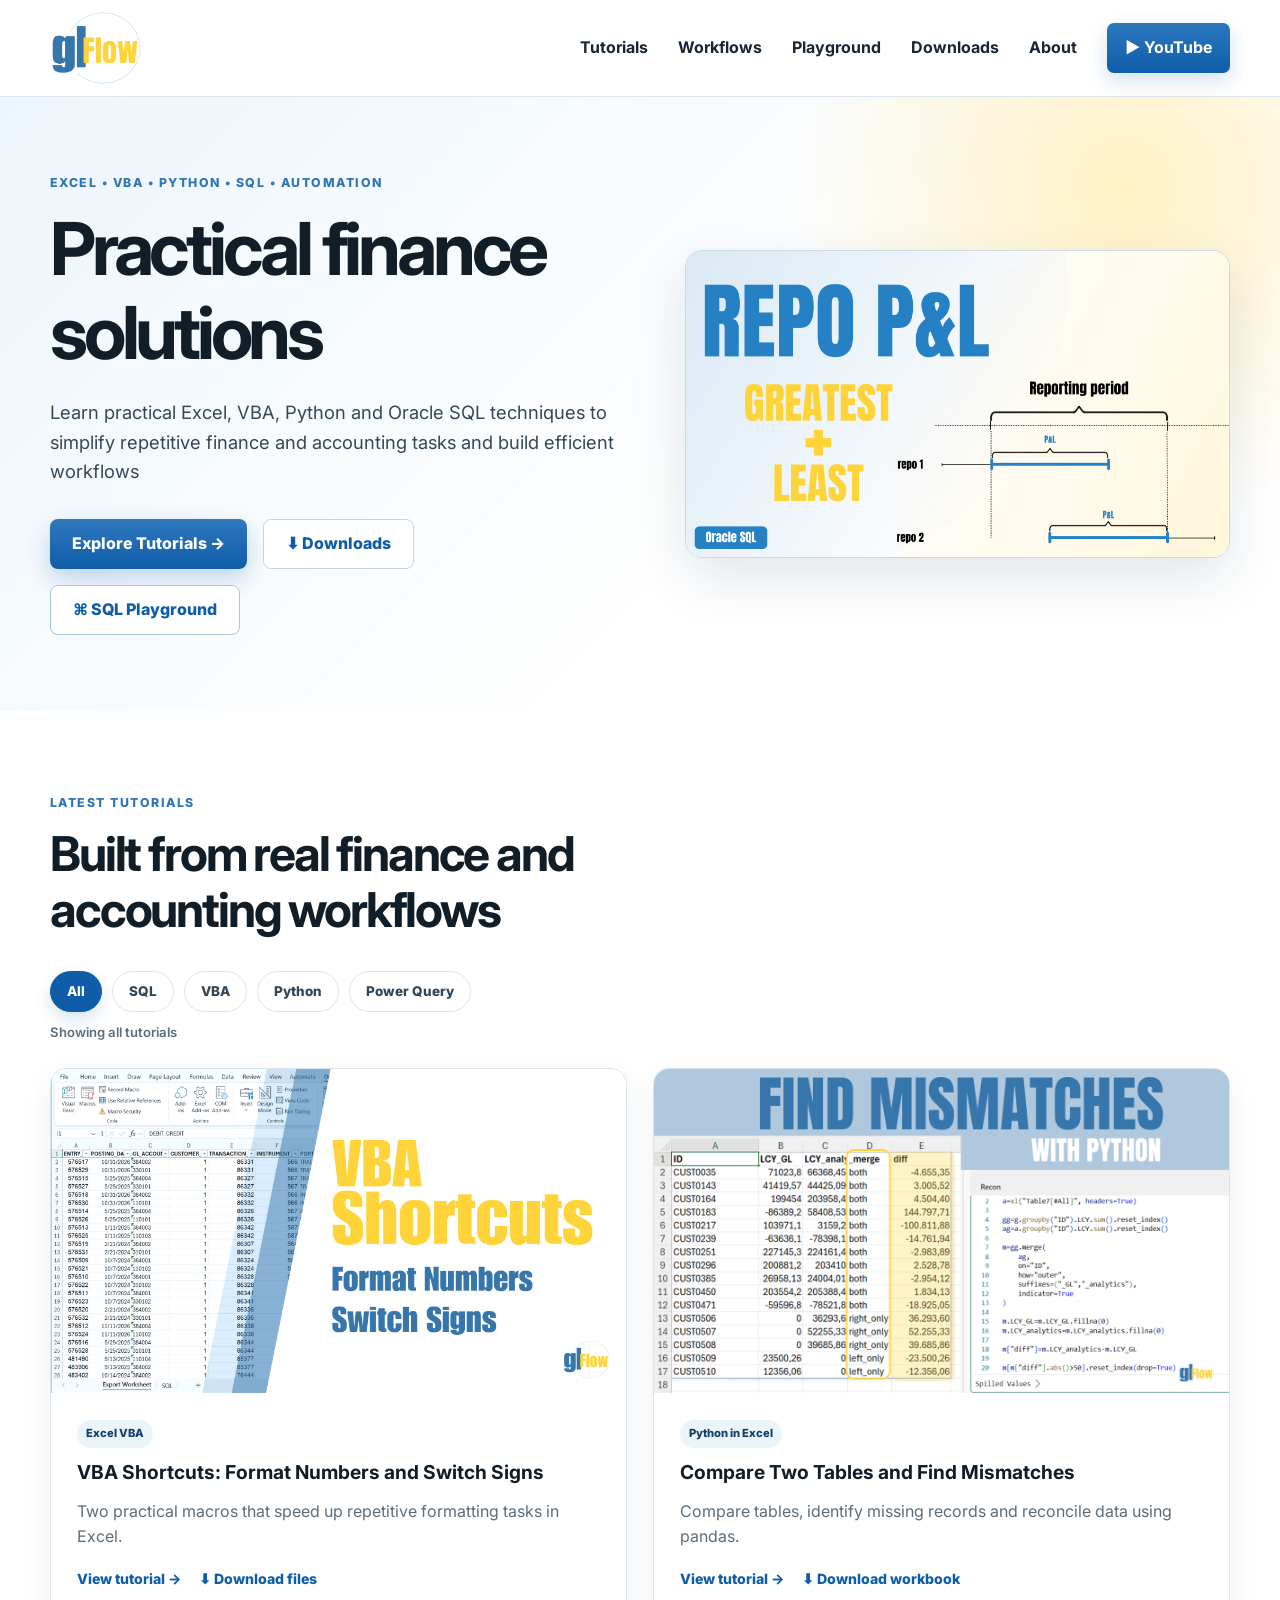
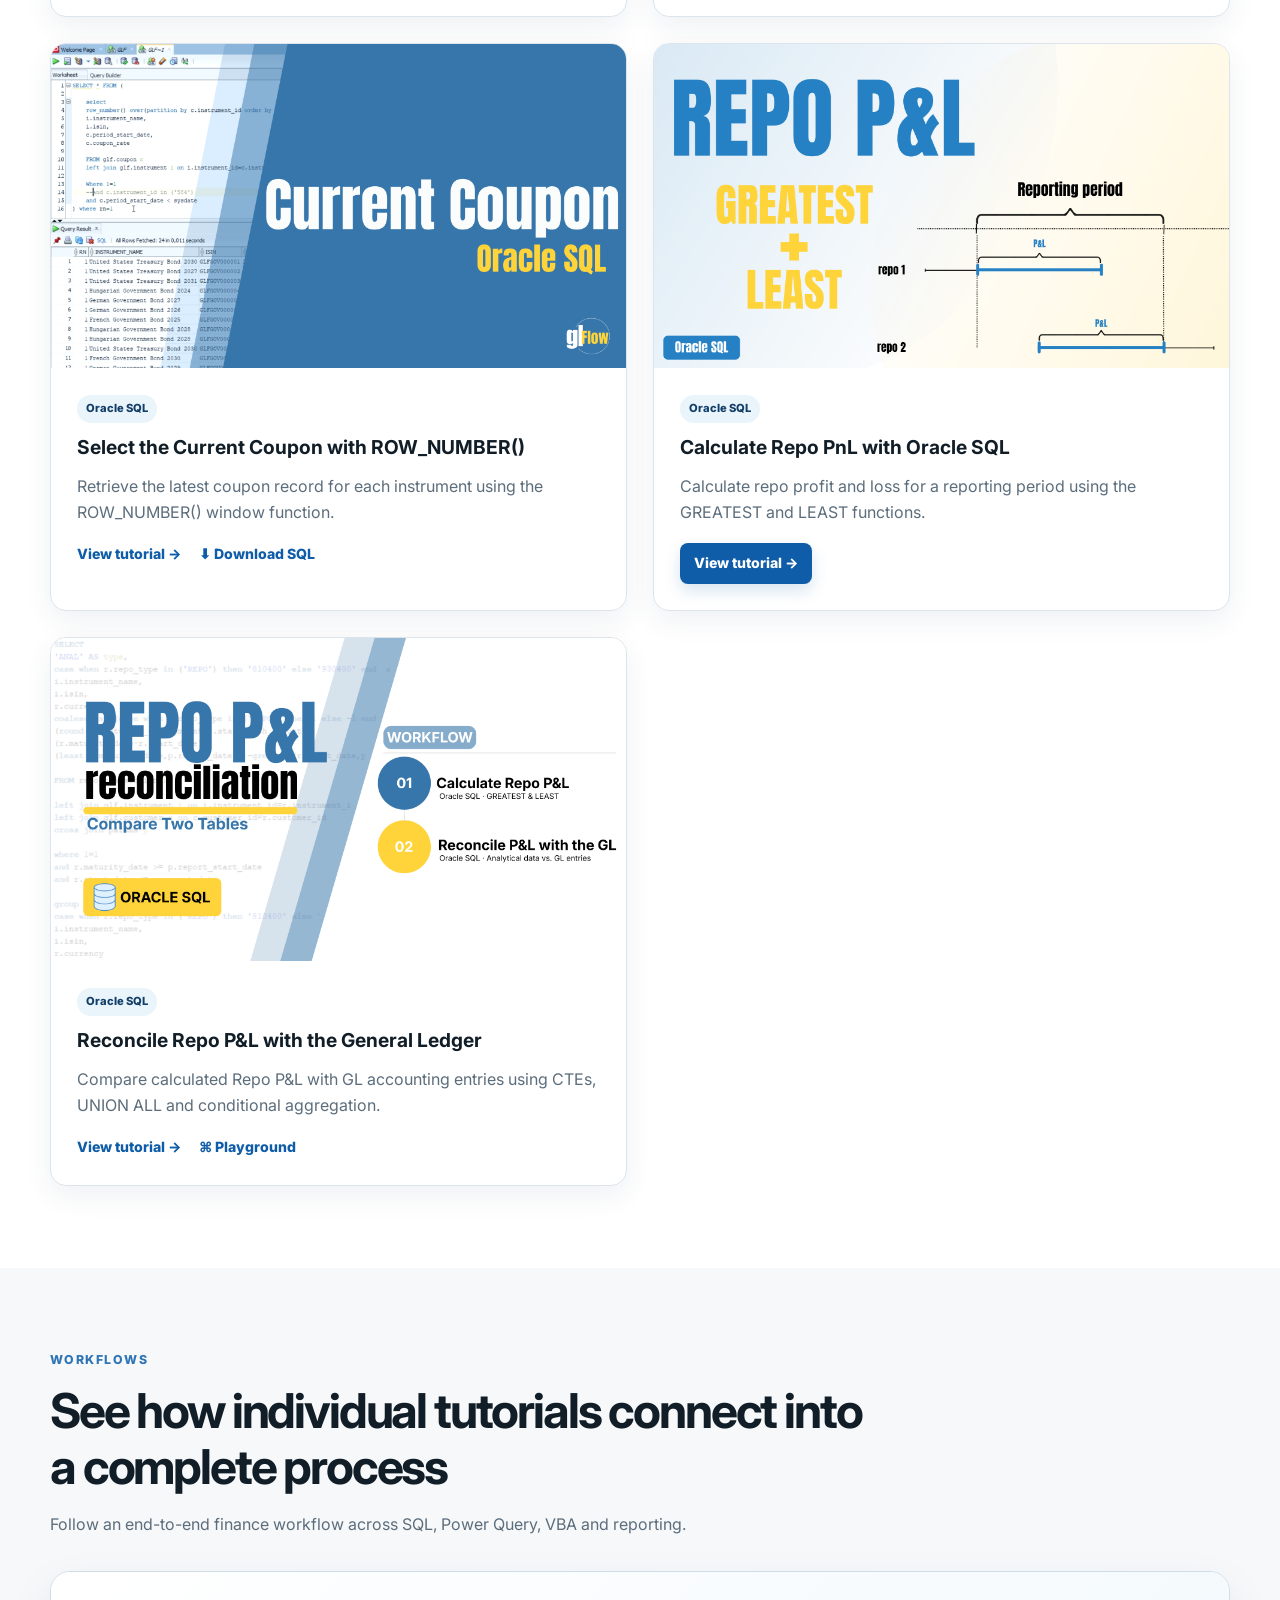
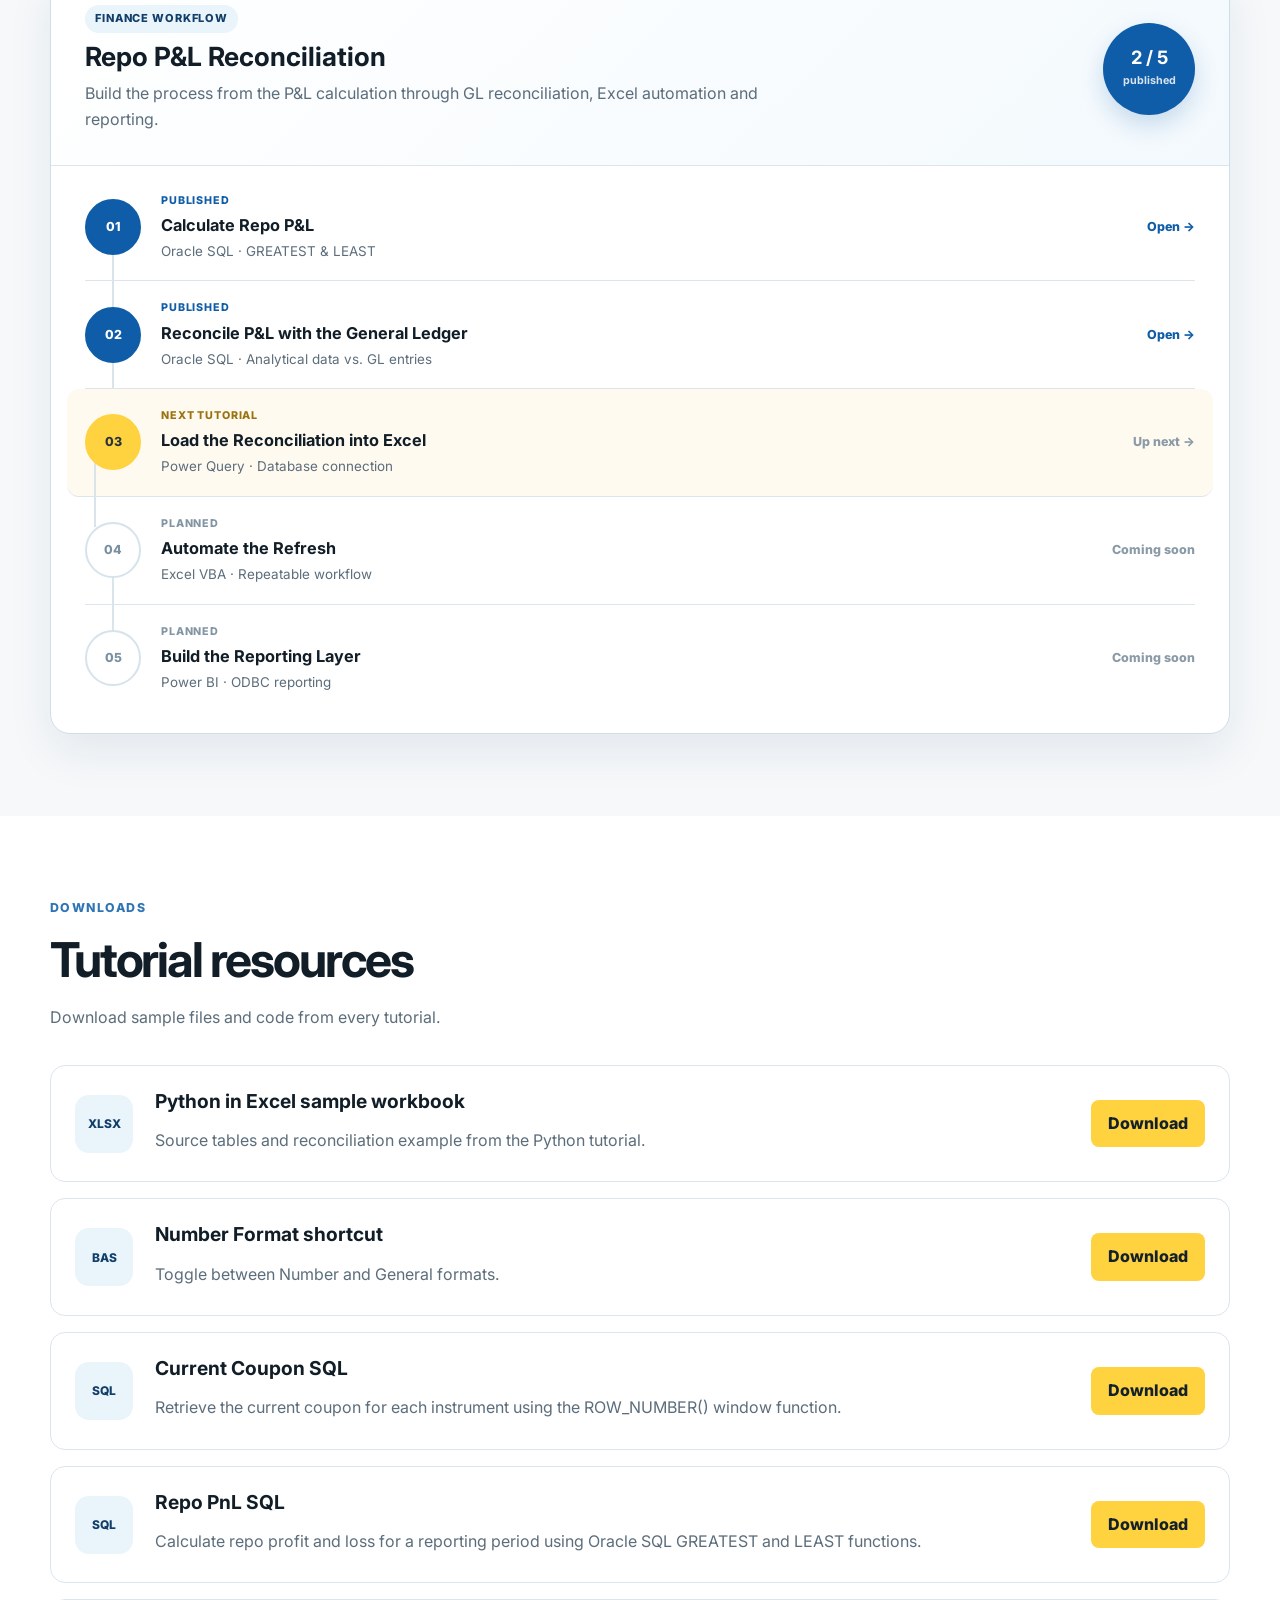
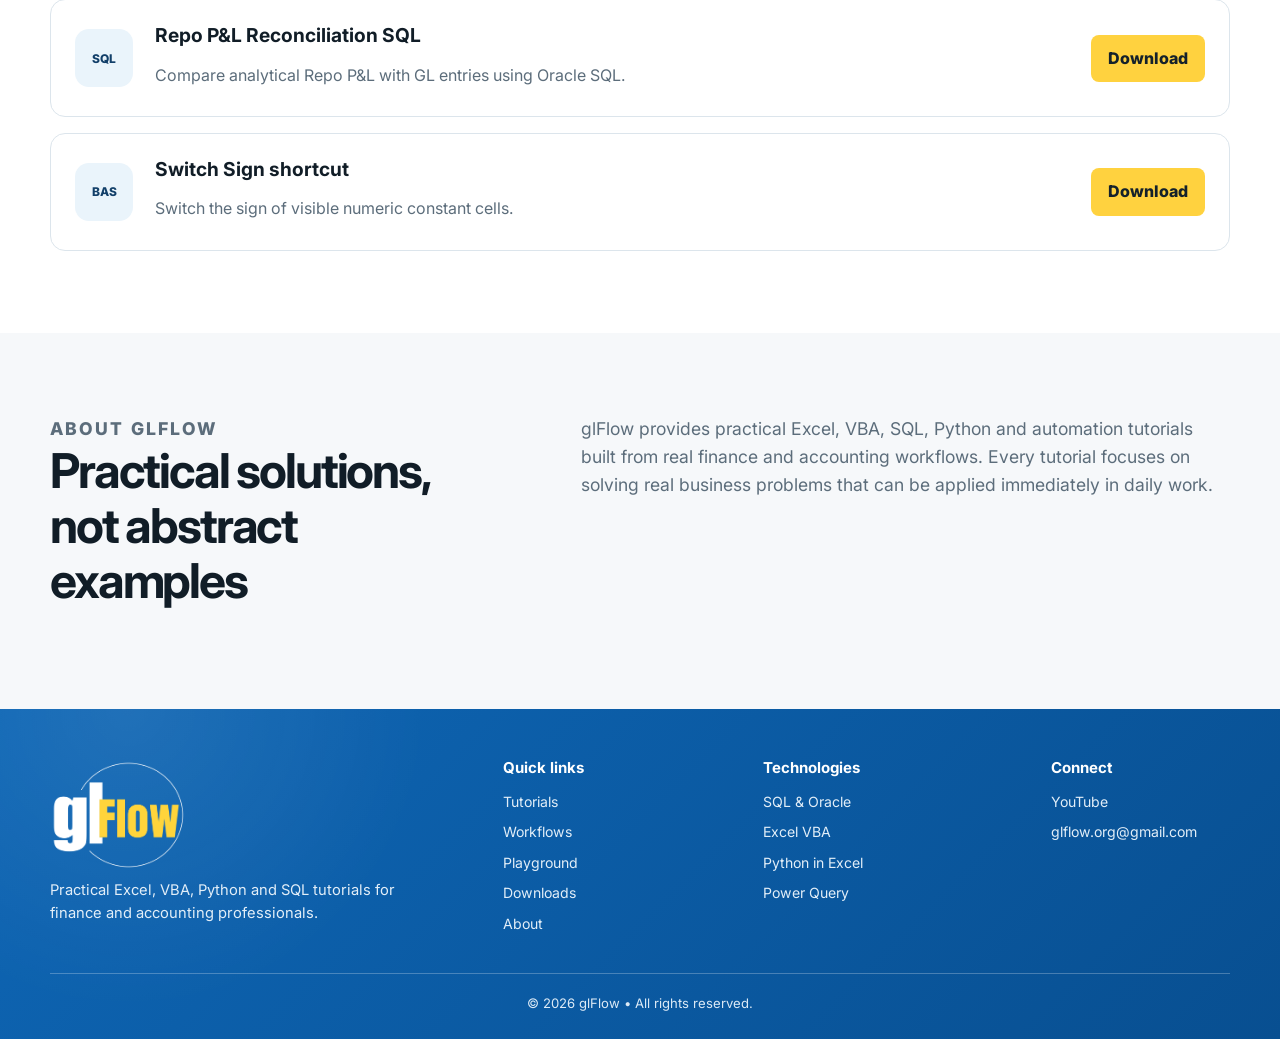
<file: index.html>
<!DOCTYPE html>
<!-- glFlow Website v2.0: tutorial detail pages -->
<html lang="en">
<head>
  <meta charset="UTF-8">
  <meta name="viewport" content="width=device-width, initial-scale=1.0">

  <title>glFlow | Excel VBA, Python & SQL Automation Tutorials</title>
  <meta name="description" content="Practical Excel, VBA, Python and SQL automation tutorials for accounting and finance professionals, with free workbooks and VBA modules.">
  <meta name="robots" content="index, follow, max-image-preview:large">
  <meta name="author" content="glFlow">
  <meta name="theme-color" content="#0f5da8">
  <link rel="canonical" href="https://glflow.org/">

  <meta property="og:type" content="website">
  <meta property="og:site_name" content="glFlow">
  <meta property="og:title" content="glFlow | Practical Finance Automation">
  <meta property="og:description" content="Practical Excel, VBA, Python and SQL tutorials for accounting and finance professionals.">
  <meta property="og:url" content="https://glflow.org/">
  <meta property="og:image" content="https://glflow.org/assets/recon-thumbnail.png">
  <meta property="og:image:alt" content="glFlow Python in Excel reconciliation tutorial">
  <meta property="og:locale" content="en_US">

  <meta name="twitter:card" content="summary_large_image">
  <meta name="twitter:title" content="glFlow | Practical Finance Automation">
  <meta name="twitter:description" content="Practical Excel, VBA, Python and SQL tutorials for accounting and finance professionals.">
  <meta name="twitter:image" content="https://glflow.org/assets/recon-thumbnail.png">

  <link rel="icon" type="image/png" href="assets/logo-source.png?v=1.5">
  <link rel="apple-touch-icon" href="assets/logo-source.png?v=1.5">

  <link rel="preconnect" href="https://fonts.googleapis.com">
  <link rel="preconnect" href="https://fonts.gstatic.com" crossorigin>
  <link href="https://fonts.googleapis.com/css2?family=Inter:wght@400;500;600;700;800&display=swap" rel="stylesheet">
  <link rel="stylesheet" href="styles.css?v=mobile-nav-20261121">

  <!-- Google tag (gtag.js) -->
  <script async src="https://www.googletagmanager.com/gtag/js?id=G-WG2D2PWDNS"></script>
  <script>
    window.dataLayer = window.dataLayer || [];
    function gtag(){dataLayer.push(arguments);}
    gtag('js', new Date());
    gtag('config', 'G-WG2D2PWDNS');
  </script>

  <script type="application/ld+json">
  {
    "@context": "https://schema.org",
    "@graph": [
      {
        "@type": "Organization",
        "@id": "https://glflow.org/#organization",
        "name": "glFlow",
        "url": "https://glflow.org/",
        "logo": {
          "@type": "ImageObject",
          "url": "https://glflow.org/assets/logo-source.png"
        },
        "email": "glflow.org@gmail.com",
        "sameAs": [
          "https://www.youtube.com/@glFlowTech/videos"
        ]
      },
      {
        "@type": "WebSite",
        "@id": "https://glflow.org/#website",
        "url": "https://glflow.org/",
        "name": "glFlow",
        "description": "Practical Excel, VBA, Python and SQL automation tutorials for accounting and finance professionals.",
        "publisher": {
          "@id": "https://glflow.org/#organization"
        },
        "inLanguage": "en"
      }
    ]
  }
  </script>
</head>
<body>
<header class="site-header">
  <div class="container nav-wrap">
    <a class="brand" href="#top" aria-label="glFlow home">
      <img src="assets/logo-header.png?v=1.3" alt="glFlow logo">
    </a>
    <nav id="mobile-main-navigation" aria-label="Main navigation">
      <a href="#tutorials">Tutorials</a>
      <a href="#workflows">Workflows</a>
      <a href="playground/">Playground</a>
      <a href="#downloads">Downloads</a>
      <a href="#about">About</a>
      <a class="nav-cta" href="https://www.youtube.com/@glFlowTech/videos" target="_blank" rel="noopener" data-track="youtube" data-destination="channel">▶ YouTube</a>
    </nav>
    <button class="mobile-menu-toggle" type="button" aria-label="Open navigation menu" aria-expanded="false" aria-controls="mobile-main-navigation"><span></span><span></span><span></span></button>
  </div>
</header>

<main id="top">
  <section class="hero">
    <div class="container hero-grid">
      <div>
        <p class="eyebrow">Excel • VBA • Python • SQL • Automation</p>
        <h1>Practical finance solutions</h1>
        <p class="hero-copy">
          Learn practical Excel, VBA, Python and Oracle SQL techniques to simplify repetitive
          finance and accounting tasks and build efficient workflows
        </p>
        <div class="button-row">
          <a class="button button-primary" href="#tutorials">Explore Tutorials →</a>
          <a class="button button-secondary" href="#downloads">⬇ Downloads</a>
          <a class="button button-secondary playground-hero-button" href="playground/">⌘ SQL Playground</a>
        </div>
      </div>
      <a class="hero-visual" href="tutorials/repo-pnl/" aria-label="Open Repo P&amp;L tutorial">
        <img src="assets/repo-pnl-thumbnail.png" alt="Repo PnL calculation with Oracle SQL tutorial">
      </a>
    </div>
  </section>

  <section id="tutorials" class="section">
    <div class="container">
      <div class="section-heading">
        <p class="eyebrow">Latest tutorials</p>
        <h2>Built from real finance and accounting workflows</h2>
      </div>

      <div class="technology-filter" role="group" aria-label="Filter tutorials by technology">
        <button class="filter-button active" type="button" data-filter="all" aria-pressed="true">All</button>
        <button class="filter-button" type="button" data-filter="sql" aria-pressed="false">SQL</button>
        <button class="filter-button" type="button" data-filter="vba" aria-pressed="false">VBA</button>
        <button class="filter-button" type="button" data-filter="python" aria-pressed="false">Python</button>
        <button class="filter-button" type="button" data-filter="power-query" aria-pressed="false">Power Query</button>
      </div>
      <p class="filter-status" id="filter-status" aria-live="polite">Showing all tutorials</p>

      <div class="tutorial-grid">
        <article class="tutorial-card" data-technology="vba">
          <a class="tutorial-thumb" href="tutorials/vba-shortcuts/">
            <img src="assets/vba-shortcuts-thumbnail.png" alt="VBA Shortcuts tutorial">
          </a>
          <div class="tutorial-body">
            <span class="tag">Excel VBA</span>
            <h3>VBA Shortcuts: Format Numbers and Switch Signs</h3>
            <p>Two practical macros that speed up repetitive formatting tasks in Excel.</p>
            <div class="card-links">
              <a href="tutorials/vba-shortcuts/">View tutorial →</a>
              <a href="#vba-downloads">⬇ Download files</a>
            </div>
          </div>
        </article>

        <article class="tutorial-card" data-technology="python">
          <a class="tutorial-thumb" href="tutorials/python-reconciliation/">
            <img src="assets/recon-thumbnail.png" alt="Python in Excel reconciliation tutorial">
          </a>
          <div class="tutorial-body">
            <span class="tag">Python in Excel</span>
            <h3>Compare Two Tables and Find Mismatches</h3>
            <p>Compare tables, identify missing records and reconcile data using pandas.</p>
            <div class="card-links">
              <a href="tutorials/python-reconciliation/">View tutorial →</a>
              <a href="downloads/Python_in_Excel_Compare_Tables_Sample.xlsx" download data-track="download" data-file="python_in_excel_sample_workbook">⬇ Download workbook</a>
            </div>
          </div>
        </article>
                <article class="tutorial-card" data-technology="sql">
          <a class="tutorial-thumb" href="tutorials/current-coupon/">
            <img src="assets/Current-Coupon-Thumbnail.png" alt="Oracle SQL Current Coupon tutorial">
          </a>
          <div class="tutorial-body">
            <span class="tag">Oracle SQL</span>
            <h3>Select the Current Coupon with ROW_NUMBER()</h3>
            <p>Retrieve the latest coupon record for each instrument using the ROW_NUMBER() window function.</p>
            <div class="card-links">
              <a href="tutorials/current-coupon/">View tutorial →</a>
              <a href="downloads/glFlow_Current_Coupon.sql" download data-track="download" data-file="current_coupon_sql">⬇ Download SQL</a>
            </div>
          </div>
        </article>
        <article class="tutorial-card" data-technology="sql">
  <a class="tutorial-thumb"
     href="tutorials/repo-pnl/"
     aria-label="Open Repo P&amp;L tutorial">
    <img src="assets/repo-pnl-thumbnail.png"
         alt="Repo PnL calculation with Oracle SQL tutorial">
  </a>

  <div class="tutorial-body">
    <span class="tag">Oracle SQL</span>
    <h3>Calculate Repo PnL with Oracle SQL</h3>
    <p>Calculate repo profit and loss for a reporting period using the GREATEST and LEAST functions.</p>
    <div class="card-links">
      <a href="tutorials/repo-pnl/" class="card-primary-link">View tutorial →</a>
    </div>
  </div>
</article>
        <article class="tutorial-card" data-technology="sql">
          <a class="tutorial-thumb" href="tutorials/repo-pnl-reconciliation/"><img src="assets/repo-pnl-reconciliation-thumbnail.png" alt="Repo P&amp;L reconciliation Oracle SQL tutorial"></a>
          <div class="tutorial-body"><span class="tag">Oracle SQL</span><h3>Reconcile Repo P&amp;L with the General Ledger</h3><p>Compare calculated Repo P&amp;L with GL accounting entries using CTEs, UNION ALL and conditional aggregation.</p><div class="card-links"><a href="tutorials/repo-pnl-reconciliation/">View tutorial →</a><a href="playground/?example=reconciliation">⌘ Playground</a></div></div>
        </article>
      </div>
    </div>
  </section>

  <section id="workflows" class="section section-alt">
    <div class="container">
      <div class="section-heading workflow-heading">
        <p class="eyebrow">Workflows</p>
        <h2>See how individual tutorials connect into a complete process</h2>
        <p class="section-copy">Follow an end-to-end finance workflow across SQL, Power Query, VBA and reporting.</p>
      </div>
      <article class="workflow-card">
        <div class="workflow-intro">
          <div><span class="workflow-label">Finance workflow</span><h3>Repo P&amp;L Reconciliation</h3><p>Build the process from the P&amp;L calculation through GL reconciliation, Excel automation and reporting.</p></div>
          <div class="workflow-progress" aria-label="2 of 5 workflow steps published"><strong>2 / 5</strong><span>published</span></div>
        </div>
        <div class="workflow-steps">
          <a class="workflow-step is-published" href="tutorials/repo-pnl/"><span class="step-number">01</span><span class="step-content"><span class="step-status">Published</span><strong>Calculate Repo P&amp;L</strong><span>Oracle SQL · GREATEST &amp; LEAST</span></span><span class="step-action">Open →</span></a>
          <a class="workflow-step is-published" href="tutorials/repo-pnl-reconciliation/"><span class="step-number">02</span><span class="step-content"><span class="step-status">Published</span><strong>Reconcile P&amp;L with the General Ledger</strong><span>Oracle SQL · Analytical data vs. GL entries</span></span><span class="step-action">Open →</span></a>
          <div class="workflow-step is-next"><span class="step-number">03</span><span class="step-content"><span class="step-status">Next tutorial</span><strong>Load the Reconciliation into Excel</strong><span>Power Query · Database connection</span></span><span class="step-action">Up next →</span></div>
          <div class="workflow-step"><span class="step-number">04</span><span class="step-content"><span class="step-status">Planned</span><strong>Automate the Refresh</strong><span>Excel VBA · Repeatable workflow</span></span><span class="step-action">Coming soon</span></div>
          <div class="workflow-step"><span class="step-number">05</span><span class="step-content"><span class="step-status">Planned</span><strong>Build the Reporting Layer</strong><span>Power BI · ODBC reporting</span></span><span class="step-action">Coming soon</span></div>
        </div>
      </article>
    </div>
  </section>

  <section id="downloads" class="section">
    <div class="container">
      <div class="section-heading">
        <p class="eyebrow">Downloads</p>
        <h2>Tutorial resources</h2>
        <p class="section-copy">Download sample files and code from every tutorial.</p>
      </div>
      <div class="download-list">
        <article class="download-card">
          <span class="file-type" aria-label="Excel workbook">XLSX</span>
          <div><h3>Python in Excel sample workbook</h3><p>Source tables and reconciliation example from the Python tutorial.</p></div>
          <a class="download-button" href="downloads/Python_in_Excel_Compare_Tables_Sample.xlsx" download data-track="download" data-file="python_in_excel_sample_workbook">Download</a>
        </article>
        <article id="vba-downloads" class="download-card">
          <span class="file-type" aria-label="VBA module">BAS</span>
          <div><h3>Number Format shortcut</h3><p>Toggle between Number and General formats.</p></div>
          <a class="download-button" href="downloads/NumberFormat.bas" download data-track="download" data-file="number_format_vba_module">Download</a>
        </article>
        <article class="download-card">
    <span class="file-type" aria-label="SQL script">SQL</span>
    <div>
        <h3>Current Coupon SQL</h3>
        <p>Retrieve the current coupon for each instrument using the ROW_NUMBER() window function.</p>
    </div>
    <a class="download-button"
       href="downloads/glFlow_Current_Coupon.sql"
       download
       data-track="download"
       data-file="current_coupon_sql">
       Download
    </a>
</article>
  <article class="download-card">
  <span class="file-type" aria-label="SQL script">SQL</span>
  <div>
    <h3>Repo PnL SQL</h3>
    <p>Calculate repo profit and loss for a reporting period using Oracle SQL GREATEST and LEAST functions.</p>
  </div>
  <a class="download-button"
     href="downloads/repo_P&amp;L.sql"
     download
     data-track="download"
     data-file="repo_pnl_sql">
    Download
  </a>
</article>
        <article class="download-card"><span class="file-type" aria-label="SQL script">SQL</span><div><h3>Repo P&amp;L Reconciliation SQL</h3><p>Compare analytical Repo P&amp;L with GL entries using Oracle SQL.</p></div><a class="download-button" href="downloads/glFlow_Repo_PnL_Reconciliation.sql" download data-track="download" data-file="repo_pnl_reconciliation_sql">Download</a></article>
        <article class="download-card">
          <span class="file-type" aria-label="VBA module">BAS</span>
          <div><h3>Switch Sign shortcut</h3><p>Switch the sign of visible numeric constant cells.</p></div>
          <a class="download-button" href="downloads/SwitchSign.bas" download data-track="download" data-file="switch_sign_vba_module">Download</a>
        </article>
      </div>
    </div>
  </section>

  <section id="about" class="section section-alt">
    <div class="container about-grid">
      <div><p class="eyebrow">About glFlow</p><h2>Practical solutions, not abstract examples</h2></div>
      <p>
        glFlow provides practical Excel, VBA, SQL, Python and automation tutorials built from 
        real finance and accounting workflows. Every tutorial focuses on solving real business
        problems that can be applied immediately in daily work.
      </p>
    </div>
  </section>
</main>

<footer>
  <div class="container footer-main">
    <div class="footer-brand">
      <img src="assets/logo-footer.png?v=footer-fix-1" alt="glFlow">
      <p>Practical Excel, VBA, Python and SQL tutorials for finance and accounting professionals.</p>
    </div>
    <div class="footer-column">
      <h3>Quick links</h3>
      <a href="#tutorials">Tutorials</a>
      <a href="#workflows">Workflows</a>
      <a href="playground/">Playground</a>
      <a href="#downloads">Downloads</a>
      <a href="#about">About</a>
    </div>
    <div class="footer-column">
      <h3>Technologies</h3>
      <a href="#tutorials" data-filter-link="sql">SQL &amp; Oracle</a>
      <a href="#tutorials" data-filter-link="vba">Excel VBA</a>
      <a href="#tutorials" data-filter-link="python">Python in Excel</a>
      <a href="#tutorials" data-filter-link="power-query">Power Query</a>
    </div>
    <div class="footer-column">
        <h3>Connect</h3>
        <a href="https://www.youtube.com/@glFlowTech/videos" target="_blank" rel="noopener" data-track="youtube" data-destination="channel">YouTube</a>
        <a href="mailto:glflow.org@gmail.com">glflow.org@gmail.com</a>
      </div>
  </div>
  <div class="container footer-bottom">© 2026 glFlow • All rights reserved.</div>
</footer>

  <script>
    (function () {
      const buttons = Array.from(document.querySelectorAll('.filter-button'));
      const cards = Array.from(document.querySelectorAll('.tutorial-card[data-technology]'));
      const status = document.getElementById('filter-status');
      function applyFilter(filter) {
        let visible = 0;
        cards.forEach(function (card) { const show = filter === 'all' || card.dataset.technology === filter; card.hidden = !show; if (show) visible += 1; });
        buttons.forEach(function (button) { const active = button.dataset.filter === filter; button.classList.toggle('active', active); button.setAttribute('aria-pressed', active ? 'true' : 'false'); });
        const activeButton = buttons.find(function (button) { return button.dataset.filter === filter; });
        const label = activeButton ? activeButton.textContent.trim() : 'All';
        status.textContent = filter === 'all' ? 'Showing all tutorials' : visible + ' ' + label + (visible === 1 ? ' tutorial' : ' tutorials');
      }
      buttons.forEach(function (button) { button.addEventListener('click', function () { applyFilter(button.dataset.filter); }); });
      document.querySelectorAll('[data-filter-link]').forEach(function (link) { link.addEventListener('click', function () { applyFilter(link.dataset.filterLink); }); });
    })();
  </script>

  <script>
    document.addEventListener('click', function (event) {
      const link = event.target.closest('a[data-track]');
      if (!link || typeof gtag !== 'function') return;

      const trackType = link.dataset.track;

      if (trackType === 'download') {
        gtag('event', 'glflow_file_download', {
          file_name: link.dataset.file || '',
          link_url: link.href,
          link_text: link.textContent.trim()
        });
      }

      if (trackType === 'youtube') {
        gtag('event', 'youtube_click', {
          destination: link.dataset.destination || '',
          video_name: link.dataset.video || '',
          link_url: link.href,
          link_text: link.textContent.trim()
        });
      }
    });
  </script>

<script>
  // Accessible mobile navigation; keep the page usable without JavaScript.
  (() => {
    const button = document.querySelector('.mobile-menu-toggle');
    const nav = document.querySelector('.site-header nav');
    if (!button || !nav) return;
    const close = () => {
      button.setAttribute('aria-expanded', 'false');
      button.setAttribute('aria-label', 'Open navigation menu');
      nav.classList.remove('mobile-nav-open');
    };
    button.addEventListener('click', () => {
      const open = button.getAttribute('aria-expanded') !== 'true';
      button.setAttribute('aria-expanded', String(open));
      button.setAttribute('aria-label', open ? 'Close navigation menu' : 'Open navigation menu');
      nav.classList.toggle('mobile-nav-open', open);
    });
    nav.addEventListener('click', e => { if (e.target.closest('a')) close(); });
    document.addEventListener('keydown', e => { if (e.key === 'Escape') close(); });
    document.addEventListener('click', e => {
      if (!e.target.closest('.site-header')) close();
    });
    window.addEventListener('resize', () => { if (window.innerWidth > 720) close(); });
  })();
</script>
</body>
</html>
</file>
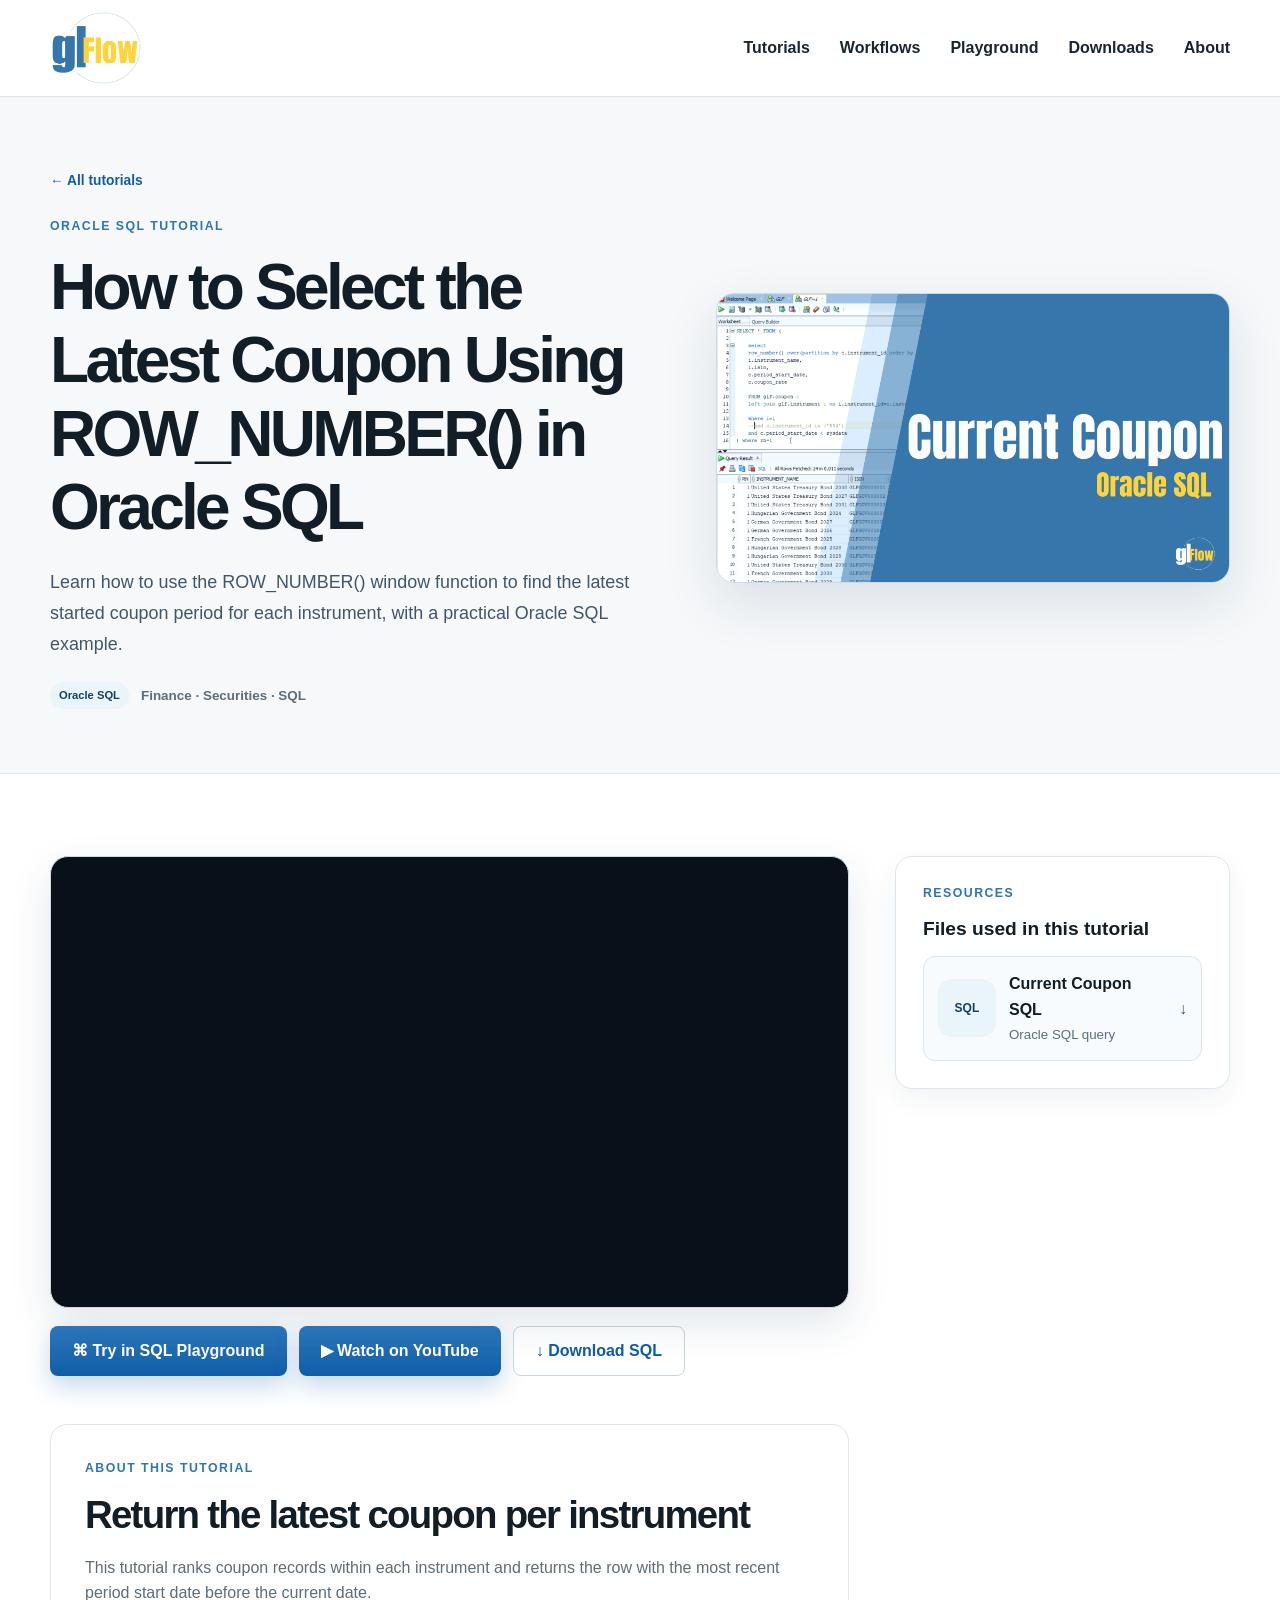
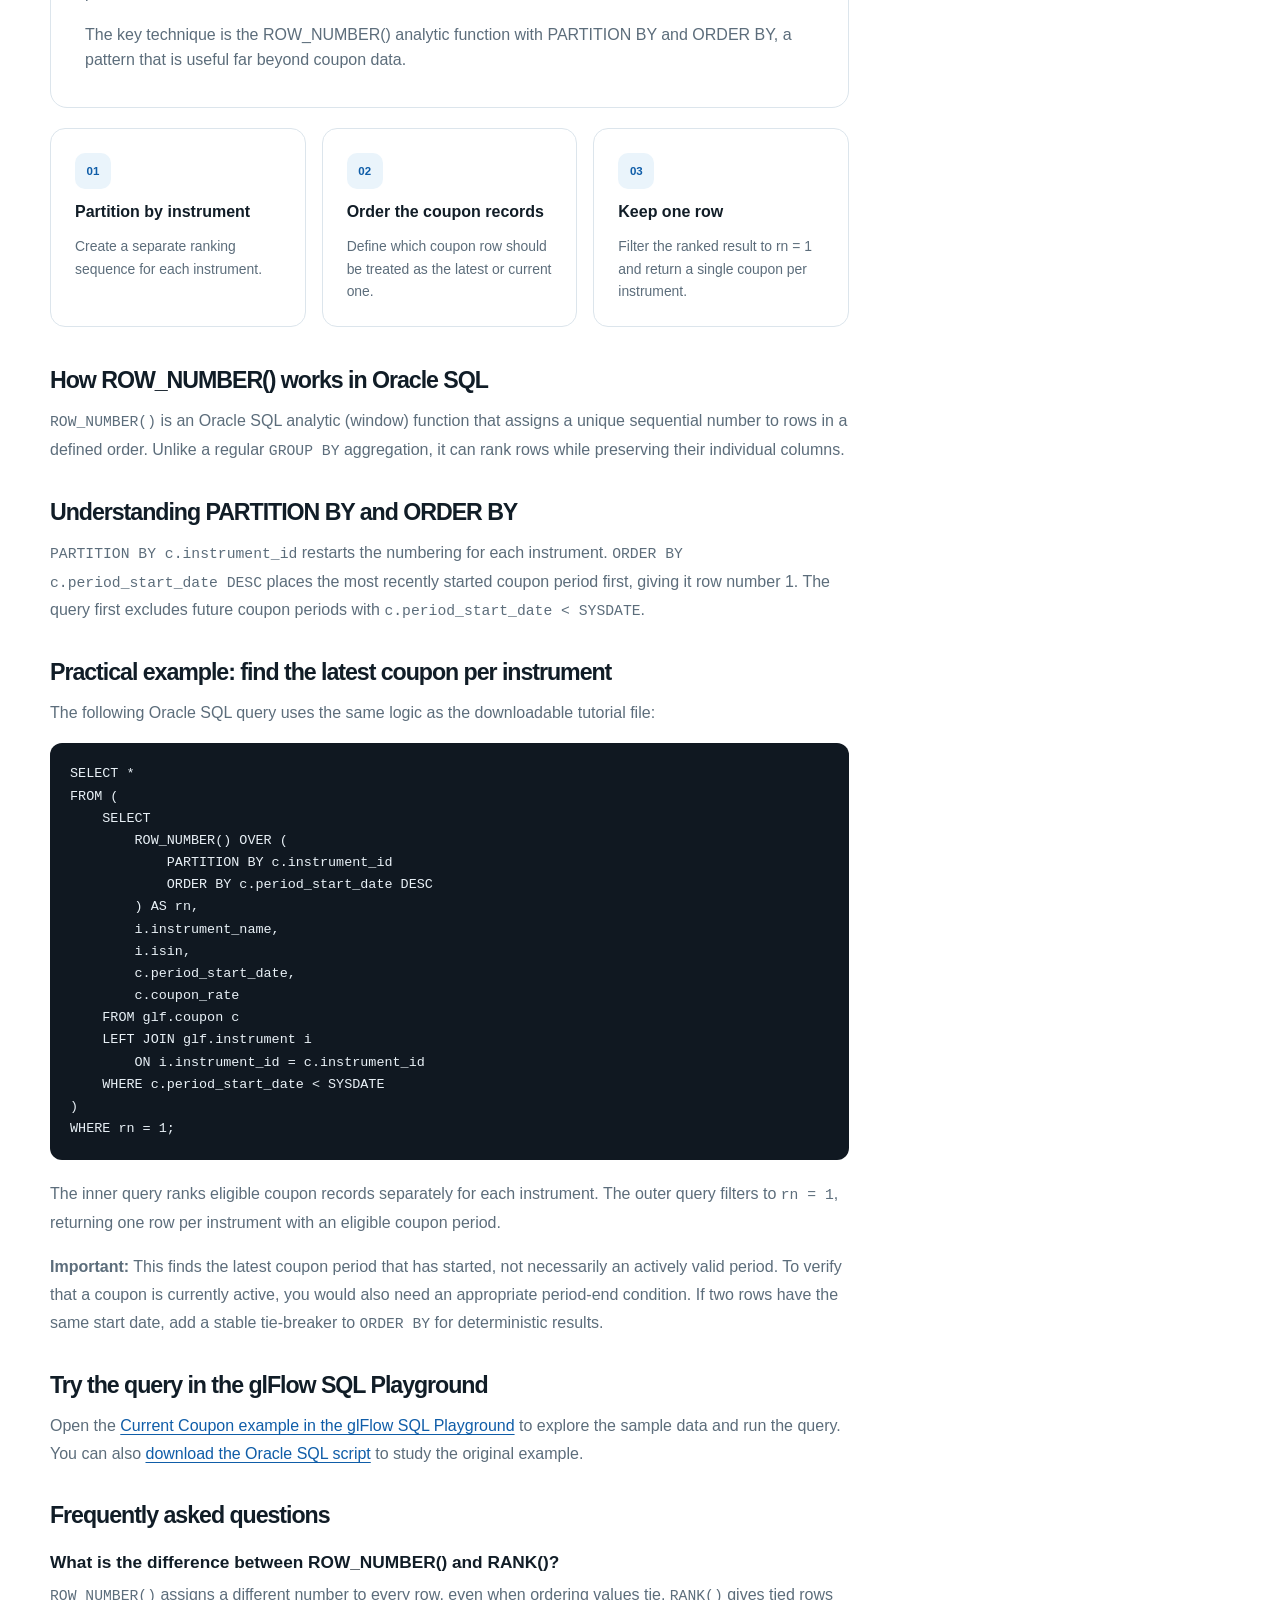
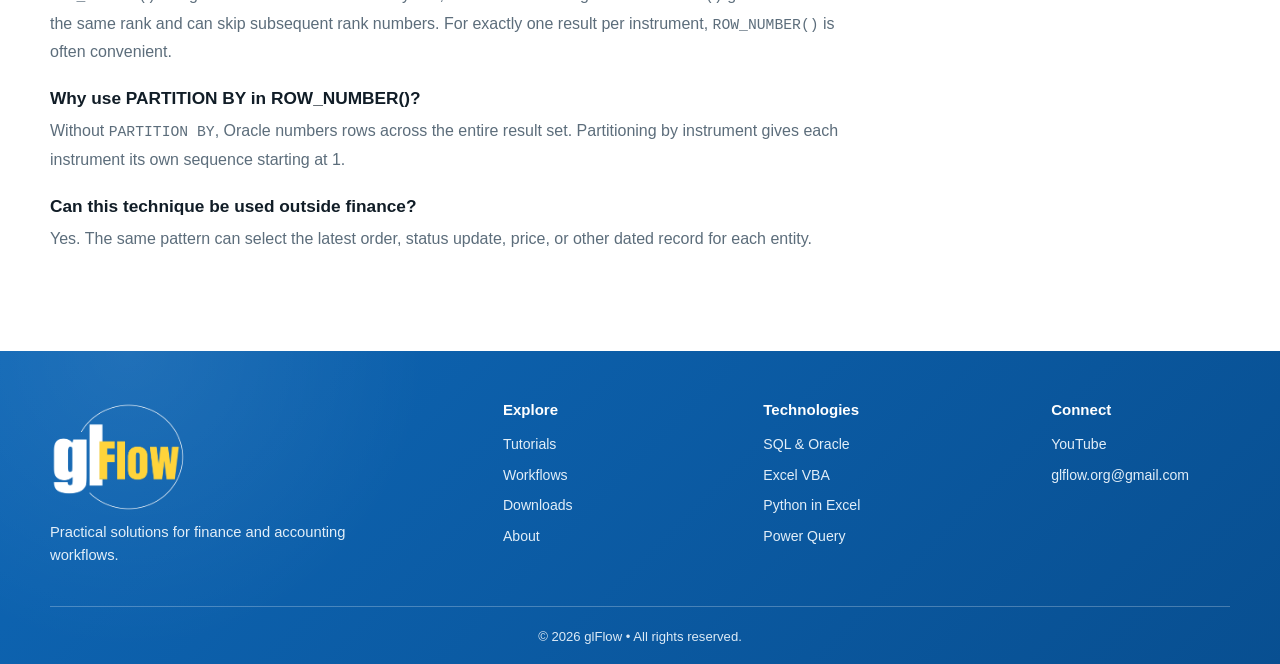
<file: tutorials/current-coupon/index.html>
<!DOCTYPE html>
<html lang="en"><head><meta charset="utf-8"><meta name="viewport" content="width=device-width, initial-scale=1">
<title>Oracle SQL ROW_NUMBER(): Select the Latest Coupon | glFlow</title><meta name="description" content="Learn Oracle SQL ROW_NUMBER(), PARTITION BY and ORDER BY with a practical query to find the latest coupon per instrument. Try it in the SQL Playground."><link rel="canonical" href="https://glflow.org/tutorials/current-coupon/"><link rel="stylesheet" href="../../styles.css?v=mobile-nav-20261121"><link rel="icon" href="../../assets/logo-source.png"><style>.coupon-seo-guide{margin-top:38px;max-width:820px}.coupon-seo-guide h2{font-size:1.45rem;line-height:1.3;margin:32px 0 12px}.coupon-seo-guide h3{font-size:1.08rem;margin:23px 0 8px}.coupon-seo-guide p{line-height:1.75;margin:0 0 16px;color:var(--muted)}.coupon-seo-guide a{color:var(--blue-deep);text-decoration:underline;text-underline-offset:3px}.coupon-seo-guide code{font-family:Consolas,"Roboto Mono",monospace;font-size:.92em}.coupon-code{overflow-x:auto;max-width:100%;background:#101821;color:#e9f1f7;padding:20px;border-radius:12px;line-height:1.65;font-size:.84rem;margin:16px 0 20px}.coupon-code code{font-size:inherit}.coupon-seo-guide strong{color:var(--text)}@media(max-width:720px){.coupon-seo-guide{margin-top:28px}.coupon-seo-guide h2{font-size:1.22rem}.coupon-code{padding:14px;font-size:.72rem}}</style></head>
<body class="tutorial-page"><header class="site-header"><div class="container nav-wrap"><a class="brand" href="../../" aria-label="glFlow home"><img src="../../assets/logo-header.png?v=1.3" alt="glFlow"></a><nav id="mobile-main-navigation" aria-label="Main navigation"><a href="../../#tutorials">Tutorials</a><a href="../../#workflows">Workflows</a><a href="../../playground/">Playground</a><a href="../../#downloads">Downloads</a><a href="../../#about">About</a></nav><button class="mobile-menu-toggle" type="button" aria-label="Open navigation menu" aria-expanded="false" aria-controls="mobile-main-navigation"><span></span><span></span><span></span></button>
    </div></header>
<main><section class="tutorial-hero section-alt"><div class="container tutorial-hero-grid"><div class="tutorial-hero-copy"><a class="back-link" href="../../#tutorials">← All tutorials</a><p class="eyebrow">Oracle SQL tutorial</p><h1>How to Select the Latest Coupon Using ROW_NUMBER() in Oracle SQL</h1><p class="tutorial-lead">Learn how to use the ROW_NUMBER() window function to find the latest started coupon period for each instrument, with a practical Oracle SQL example.</p><div class="tutorial-meta"><span class="tag">Oracle SQL</span><span class="meta-text">Finance · Securities · SQL</span></div></div><div class="tutorial-hero-image"><img src="../../assets/Current-Coupon-Thumbnail.png" alt="Oracle SQL Current Coupon tutorial thumbnail"></div></div></section>
<section class="section tutorial-content-section"><div class="container tutorial-layout"><div class="tutorial-main"><div class="video-shell"><div class="video-frame"><iframe src="https://www.youtube-nocookie.com/embed/2X3RJy0JUQw" title="Select the Current Coupon with ROW_NUMBER()" allow="accelerometer; autoplay; clipboard-write; encrypted-media; gyroscope; picture-in-picture; web-share" allowfullscreen></iframe></div><div class="video-actions">
              <a class="button button-primary" href="../../playground/?example=current-coupon">⌘ Try in SQL Playground</a><a class="button button-primary" href="https://www.youtube.com/watch?v=2X3RJy0JUQw" target="_blank" rel="noopener">▶ Watch on YouTube</a><a class="button button-secondary" href="../../downloads/glFlow_Current_Coupon.sql" download>↓ Download SQL</a></div></div>
<article class="tutorial-copy-block"><p class="eyebrow">About this tutorial</p><h2>Return the latest coupon per instrument</h2><p>This tutorial ranks coupon records within each instrument and returns the row with the most recent period start date before the current date.</p><p>The key technique is the ROW_NUMBER() analytic function with PARTITION BY and ORDER BY, a pattern that is useful far beyond coupon data.</p></article><div class="tutorial-key-points"><article><span>01</span><h3>Partition by instrument</h3><p>Create a separate ranking sequence for each instrument.</p></article><article><span>02</span><h3>Order the coupon records</h3><p>Define which coupon row should be treated as the latest or current one.</p></article><article><span>03</span><h3>Keep one row</h3><p>Filter the ranked result to rn = 1 and return a single coupon per instrument.</p></article></div><section class="coupon-seo-guide" aria-label="ROW_NUMBER Oracle SQL walkthrough">
<h2>How ROW_NUMBER() works in Oracle SQL</h2>
<p><code>ROW_NUMBER()</code> is an Oracle SQL analytic (window) function that assigns a unique sequential number to rows in a defined order. Unlike a regular <code>GROUP BY</code> aggregation, it can rank rows while preserving their individual columns.</p>
<h2>Understanding PARTITION BY and ORDER BY</h2>
<p><code>PARTITION BY c.instrument_id</code> restarts the numbering for each instrument. <code>ORDER BY c.period_start_date DESC</code> places the most recently started coupon period first, giving it row number 1. The query first excludes future coupon periods with <code>c.period_start_date &lt; SYSDATE</code>.</p>
<h2>Practical example: find the latest coupon per instrument</h2>
<p>The following Oracle SQL query uses the same logic as the downloadable tutorial file:</p>
<pre class="coupon-code"><code>SELECT *
FROM (
    SELECT
        ROW_NUMBER() OVER (
            PARTITION BY c.instrument_id
            ORDER BY c.period_start_date DESC
        ) AS rn,
        i.instrument_name,
        i.isin,
        c.period_start_date,
        c.coupon_rate
    FROM glf.coupon c
    LEFT JOIN glf.instrument i
        ON i.instrument_id = c.instrument_id
    WHERE c.period_start_date &lt; SYSDATE
)
WHERE rn = 1;</code></pre>
<p>The inner query ranks eligible coupon records separately for each instrument. The outer query filters to <code>rn = 1</code>, returning one row per instrument with an eligible coupon period.</p>
<p><strong>Important:</strong> This finds the latest coupon period that has started, not necessarily an actively valid period. To verify that a coupon is currently active, you would also need an appropriate period-end condition. If two rows have the same start date, add a stable tie-breaker to <code>ORDER BY</code> for deterministic results.</p>
<h2>Try the query in the glFlow SQL Playground</h2>
<p>Open the <a href="../../playground/?example=current-coupon">Current Coupon example in the glFlow SQL Playground</a> to explore the sample data and run the query. You can also <a href="../../downloads/glFlow_Current_Coupon.sql" download>download the Oracle SQL script</a> to study the original example.</p>
<h2>Frequently asked questions</h2>
<h3>What is the difference between ROW_NUMBER() and RANK()?</h3>
<p><code>ROW_NUMBER()</code> assigns a different number to every row, even when ordering values tie. <code>RANK()</code> gives tied rows the same rank and can skip subsequent rank numbers. For exactly one result per instrument, <code>ROW_NUMBER()</code> is often convenient.</p>
<h3>Why use PARTITION BY in ROW_NUMBER()?</h3>
<p>Without <code>PARTITION BY</code>, Oracle numbers rows across the entire result set. Partitioning by instrument gives each instrument its own sequence starting at 1.</p>
<h3>Can this technique be used outside finance?</h3>
<p>Yes. The same pattern can select the latest order, status update, price, or other dated record for each entity.</p>
</section></div>
<aside class="tutorial-sidebar"><div class="resource-card"><p class="eyebrow">Resources</p><h3>Files used in this tutorial</h3><a class="resource-link" href="../../downloads/glFlow_Current_Coupon.sql" download><span class="file-type">SQL</span><span><strong>Current Coupon SQL</strong><small>Oracle SQL query</small></span><span>↓</span></a></div></aside></div></section></main>
<footer><div class="container footer-main"><div class="footer-brand"><img class="footer-logo" src="../../assets/logo-footer.png?v=footer-fix-1" alt="glFlow"><p>Practical solutions for finance and accounting workflows.</p></div><div class="footer-column"><h3>Explore</h3><a href="../../#tutorials">Tutorials</a><a href="../../#workflows">Workflows</a><a href="../../#downloads">Downloads</a><a href="../../#about">About</a></div><div class="footer-column"><h3>Technologies</h3><a href="../../#tutorials">SQL &amp; Oracle</a><a href="../../#tutorials">Excel VBA</a><a href="../../#tutorials">Python in Excel</a><a href="../../#tutorials">Power Query</a></div><div class="footer-column"><h3>Connect</h3><a href="https://www.youtube.com/@glFlowTech/videos" target="_blank" rel="noopener">YouTube</a><a href="mailto:glflow.org@gmail.com">glflow.org@gmail.com</a></div></div><div class="container footer-bottom">© 2026 glFlow • All rights reserved.</div></footer><script>
(() => {
  const button = document.querySelector('.mobile-menu-toggle');
  const nav = document.querySelector('.site-header nav');
  if (!button || !nav) return;
  const close = () => { button.setAttribute('aria-expanded','false'); button.setAttribute('aria-label','Open navigation menu'); nav.classList.remove('mobile-nav-open'); };
  button.addEventListener('click', () => { const open = button.getAttribute('aria-expanded') !== 'true'; button.setAttribute('aria-expanded',String(open)); button.setAttribute('aria-label',open ? 'Close navigation menu' : 'Open navigation menu'); nav.classList.toggle('mobile-nav-open',open); });
  nav.addEventListener('click', e => { if (e.target.closest('a')) close(); });
  document.addEventListener('click', e => { if (!e.target.closest('.site-header')) close(); });
  document.addEventListener('keydown', e => { if (e.key === 'Escape') close(); });
  window.addEventListener('resize', () => { if (window.innerWidth > 720) close(); });
})();
</script>
</body></html>
</file>
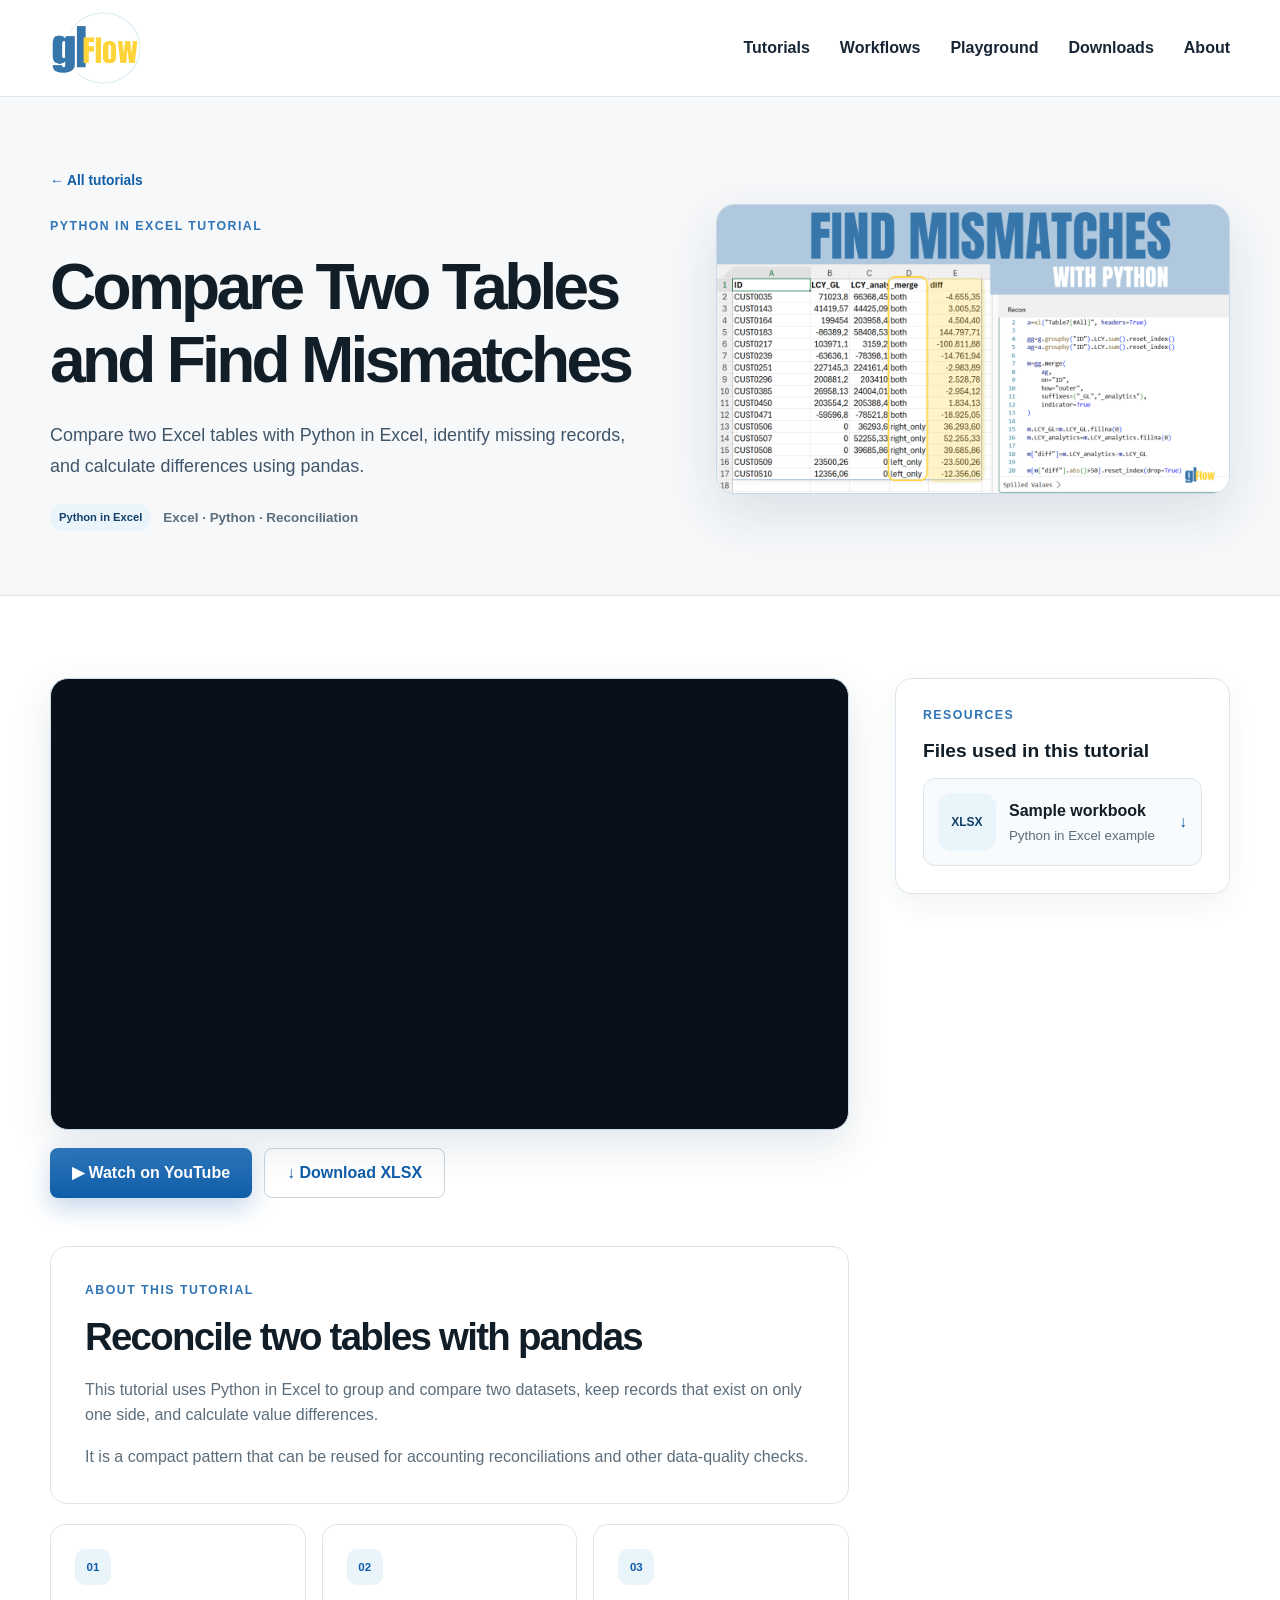
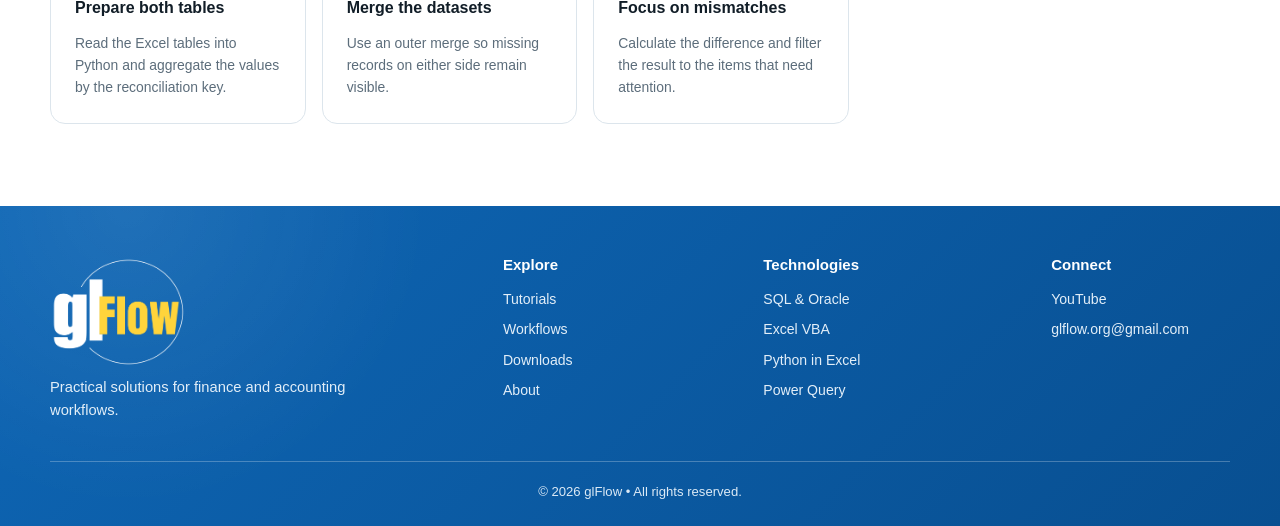
<file: tutorials/python-reconciliation/index.html>
<!DOCTYPE html>
<html lang="en"><head><meta charset="utf-8"><meta name="viewport" content="width=device-width, initial-scale=1">
<title>Compare Two Tables and Find Mismatches | glFlow</title><meta name="description" content="Compare two Excel tables with Python in Excel, identify missing records, and calculate differences using pandas."><link rel="canonical" href="https://glflow.org/tutorials/python-reconciliation/"><link rel="stylesheet" href="../../styles.css?v=mobile-nav-20261121"><link rel="icon" href="../../assets/logo-source.png"></head>
<body class="tutorial-page"><header class="site-header"><div class="container nav-wrap"><a class="brand" href="../../" aria-label="glFlow home"><img src="../../assets/logo-header.png?v=1.3" alt="glFlow"></a><nav id="mobile-main-navigation" aria-label="Main navigation"><a href="../../#tutorials">Tutorials</a><a href="../../#workflows">Workflows</a><a href="../../playground/">Playground</a><a href="../../#downloads">Downloads</a><a href="../../#about">About</a></nav><button class="mobile-menu-toggle" type="button" aria-label="Open navigation menu" aria-expanded="false" aria-controls="mobile-main-navigation"><span></span><span></span><span></span></button>
    </div></header>
<main><section class="tutorial-hero section-alt"><div class="container tutorial-hero-grid"><div class="tutorial-hero-copy"><a class="back-link" href="../../#tutorials">← All tutorials</a><p class="eyebrow">Python in Excel tutorial</p><h1>Compare Two Tables and Find Mismatches</h1><p class="tutorial-lead">Compare two Excel tables with Python in Excel, identify missing records, and calculate differences using pandas.</p><div class="tutorial-meta"><span class="tag">Python in Excel</span><span class="meta-text">Excel · Python · Reconciliation</span></div></div><div class="tutorial-hero-image"><img src="../../assets/recon-thumbnail.png" alt="Python in Excel reconciliation tutorial thumbnail"></div></div></section>
<section class="section tutorial-content-section"><div class="container tutorial-layout"><div class="tutorial-main"><div class="video-shell"><div class="video-frame"><iframe src="https://www.youtube-nocookie.com/embed/uhXzDsRfGEU" title="Compare Two Tables and Find Mismatches" allow="accelerometer; autoplay; clipboard-write; encrypted-media; gyroscope; picture-in-picture; web-share" allowfullscreen></iframe></div><div class="video-actions"><a class="button button-primary" href="https://www.youtube.com/watch?v=uhXzDsRfGEU" target="_blank" rel="noopener">▶ Watch on YouTube</a><a class="button button-secondary" href="../../downloads/Python_in_Excel_Compare_Tables_Sample.xlsx" download>↓ Download XLSX</a></div></div>
<article class="tutorial-copy-block"><p class="eyebrow">About this tutorial</p><h2>Reconcile two tables with pandas</h2><p>This tutorial uses Python in Excel to group and compare two datasets, keep records that exist on only one side, and calculate value differences.</p><p>It is a compact pattern that can be reused for accounting reconciliations and other data-quality checks.</p></article><div class="tutorial-key-points"><article><span>01</span><h3>Prepare both tables</h3><p>Read the Excel tables into Python and aggregate the values by the reconciliation key.</p></article><article><span>02</span><h3>Merge the datasets</h3><p>Use an outer merge so missing records on either side remain visible.</p></article><article><span>03</span><h3>Focus on mismatches</h3><p>Calculate the difference and filter the result to the items that need attention.</p></article></div></div>
<aside class="tutorial-sidebar"><div class="resource-card"><p class="eyebrow">Resources</p><h3>Files used in this tutorial</h3><a class="resource-link" href="../../downloads/Python_in_Excel_Compare_Tables_Sample.xlsx" download><span class="file-type">XLSX</span><span><strong>Sample workbook</strong><small>Python in Excel example</small></span><span>↓</span></a></div></aside></div></section></main>
<footer><div class="container footer-main"><div class="footer-brand"><img class="footer-logo" src="../../assets/logo-footer.png?v=footer-fix-1" alt="glFlow"><p>Practical solutions for finance and accounting workflows.</p></div><div class="footer-column"><h3>Explore</h3><a href="../../#tutorials">Tutorials</a><a href="../../#workflows">Workflows</a><a href="../../#downloads">Downloads</a><a href="../../#about">About</a></div><div class="footer-column"><h3>Technologies</h3><a href="../../#tutorials">SQL &amp; Oracle</a><a href="../../#tutorials">Excel VBA</a><a href="../../#tutorials">Python in Excel</a><a href="../../#tutorials">Power Query</a></div><div class="footer-column"><h3>Connect</h3><a href="https://www.youtube.com/@glFlowTech/videos" target="_blank" rel="noopener">YouTube</a><a href="mailto:glflow.org@gmail.com">glflow.org@gmail.com</a></div></div><div class="container footer-bottom">© 2026 glFlow • All rights reserved.</div></footer><script>
(() => {
  const button = document.querySelector('.mobile-menu-toggle');
  const nav = document.querySelector('.site-header nav');
  if (!button || !nav) return;
  const close = () => { button.setAttribute('aria-expanded','false'); button.setAttribute('aria-label','Open navigation menu'); nav.classList.remove('mobile-nav-open'); };
  button.addEventListener('click', () => { const open = button.getAttribute('aria-expanded') !== 'true'; button.setAttribute('aria-expanded',String(open)); button.setAttribute('aria-label',open ? 'Close navigation menu' : 'Open navigation menu'); nav.classList.toggle('mobile-nav-open',open); });
  nav.addEventListener('click', e => { if (e.target.closest('a')) close(); });
  document.addEventListener('click', e => { if (!e.target.closest('.site-header')) close(); });
  document.addEventListener('keydown', e => { if (e.key === 'Escape') close(); });
  window.addEventListener('resize', () => { if (window.innerWidth > 720) close(); });
})();
</script>
</body></html>
</file>
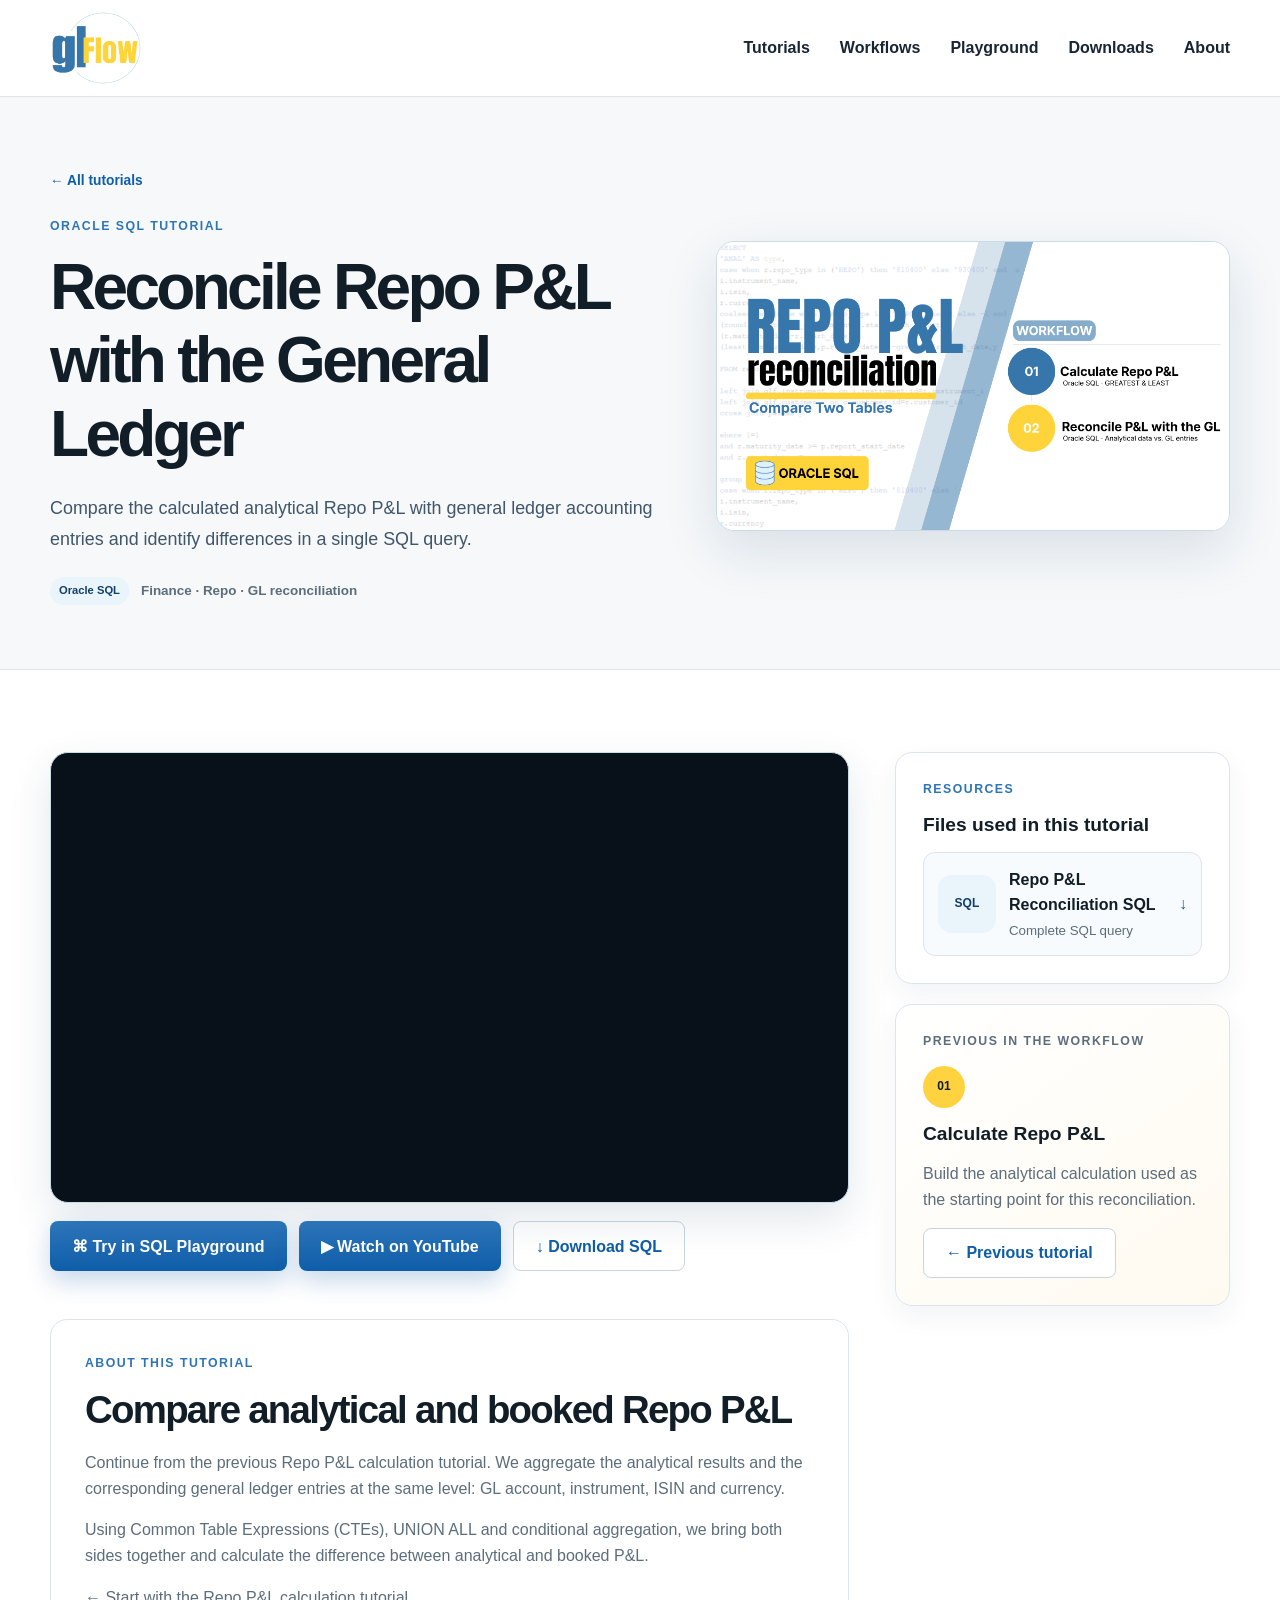
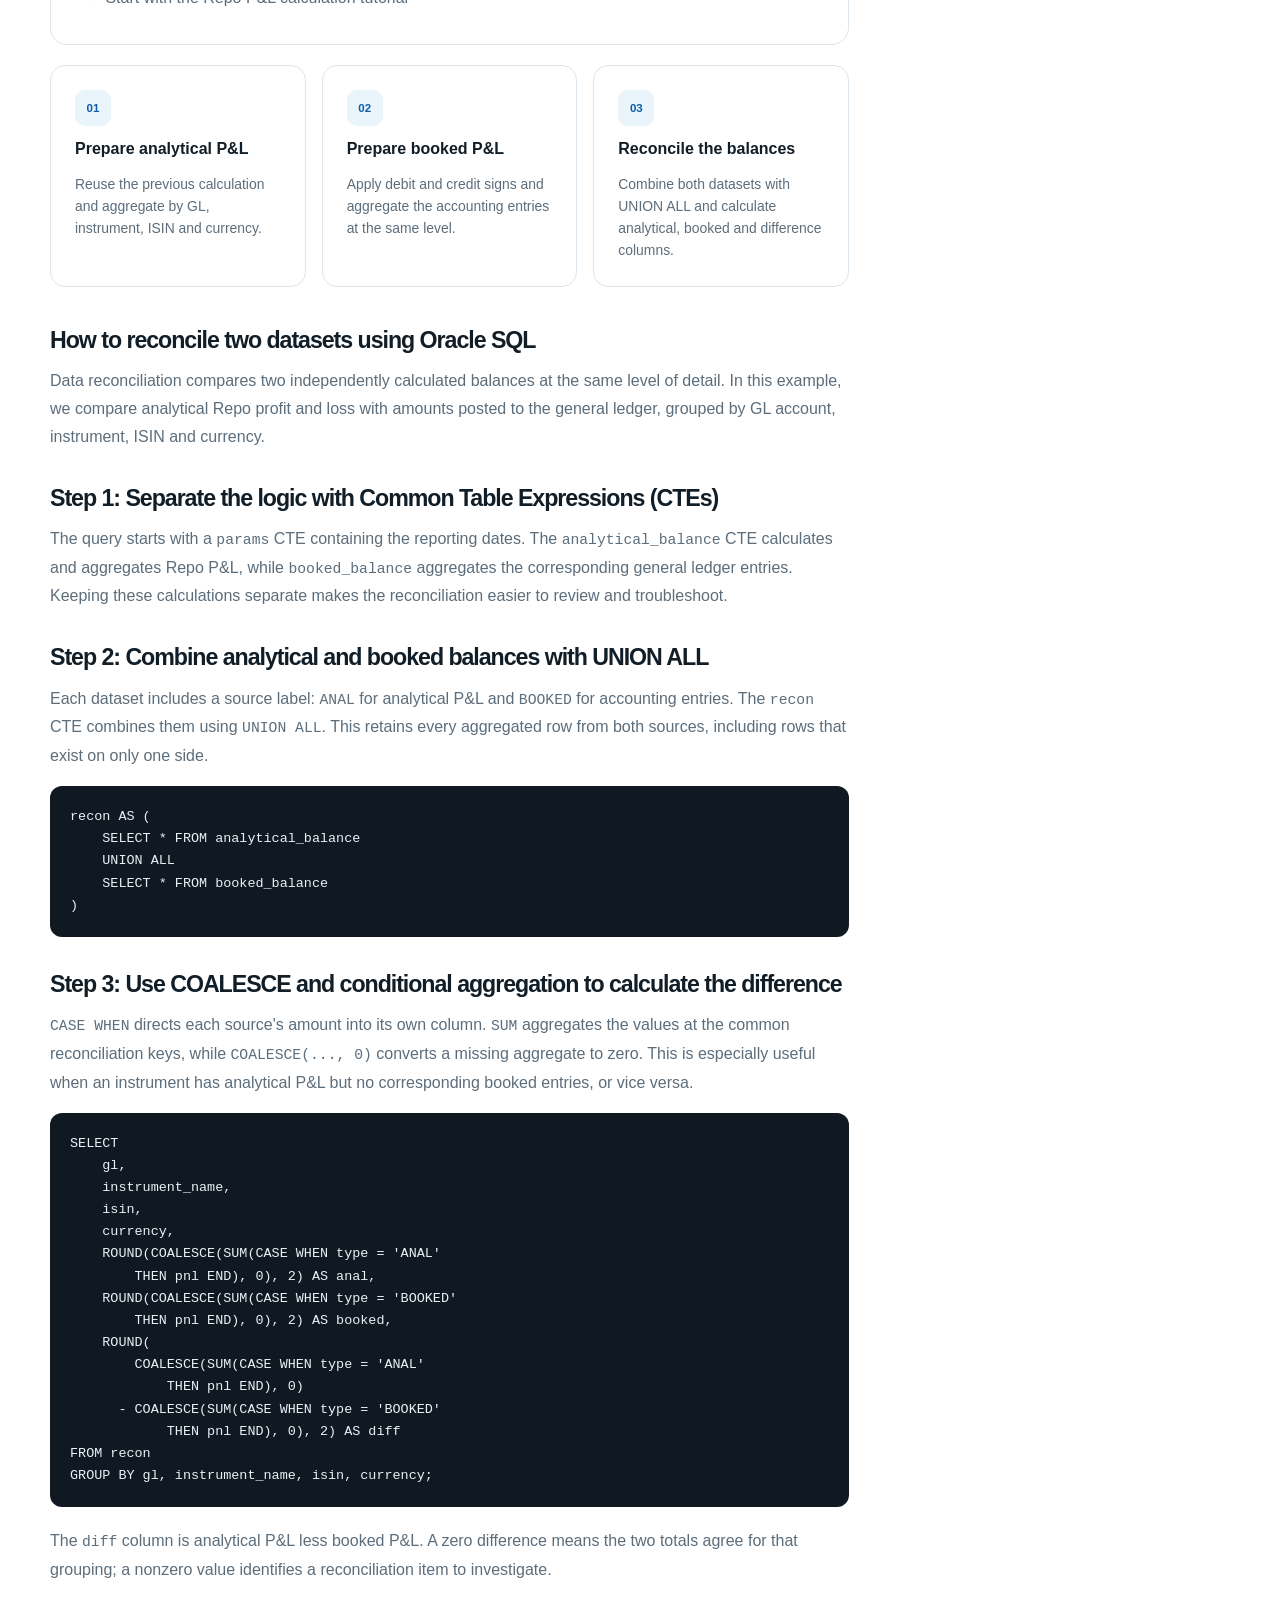
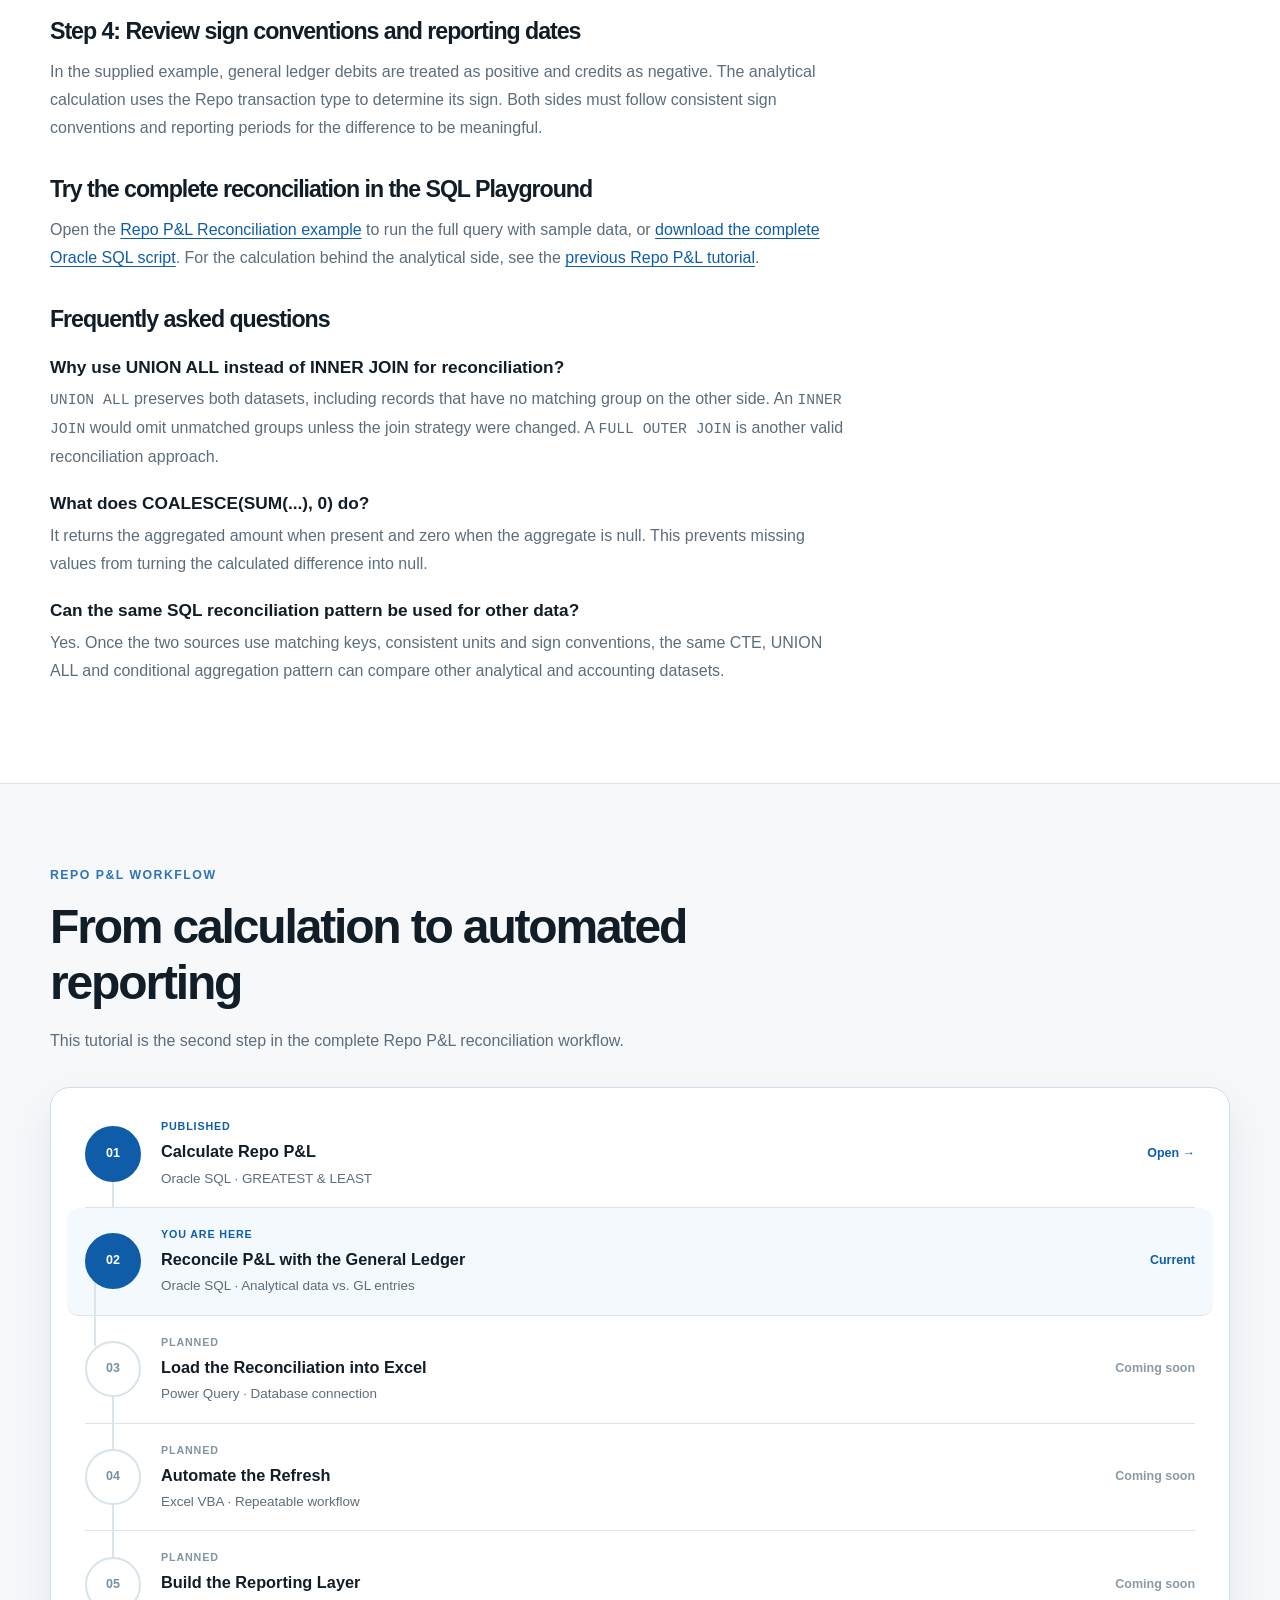
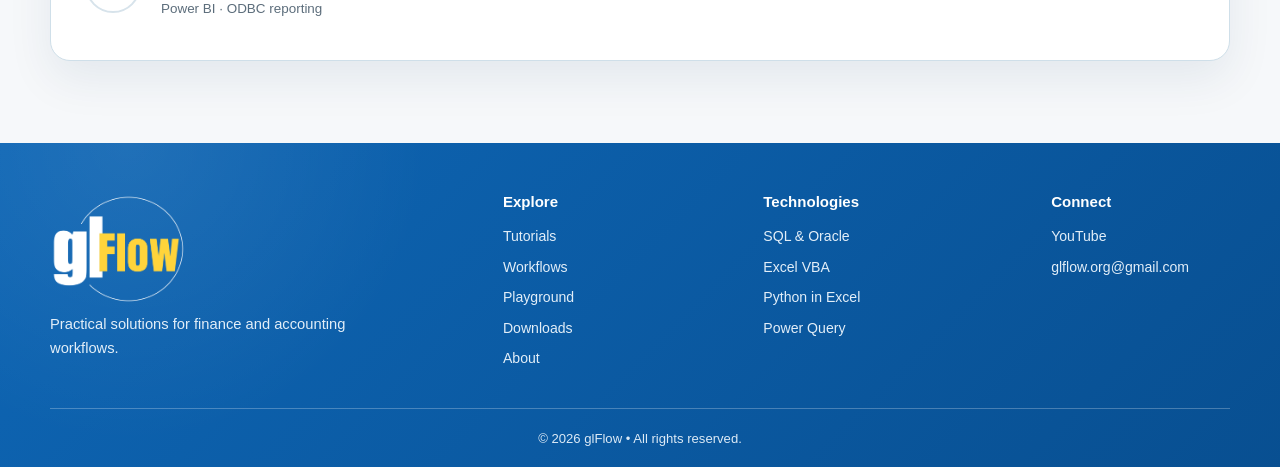
<file: tutorials/repo-pnl-reconciliation/index.html>
<!DOCTYPE html>
<html lang="en">
<head>
  <meta charset="utf-8">
  <meta name="viewport" content="width=device-width, initial-scale=1">
  <title>SQL Reconciliation: CTE, COALESCE &amp; UNION ALL | glFlow</title>
  <meta name="description" content="Learn SQL reconciliation with Oracle CTEs, UNION ALL, COALESCE and conditional aggregation. Compare Repo P&amp;L with GL entries using a practical example.">
  <link rel="canonical" href="https://glflow.org/tutorials/repo-pnl-reconciliation/">
  <link rel="stylesheet" href="../../styles.css?v=mobile-nav-20261121">
  <link rel="icon" href="../../assets/logo.png">
  <style>.recon-seo-guide{margin-top:38px;max-width:820px}.recon-seo-guide h2{font-size:1.45rem;line-height:1.3;margin:32px 0 12px}.recon-seo-guide h3{font-size:1.08rem;margin:23px 0 8px}.recon-seo-guide p{line-height:1.75;margin:0 0 16px;color:var(--muted)}.recon-seo-guide a{color:var(--blue-deep);text-decoration:underline;text-underline-offset:3px}.recon-seo-guide code{font-family:Consolas,"Roboto Mono",monospace;font-size:.92em}.recon-code{overflow-x:auto;max-width:100%;background:#101821;color:#e9f1f7;padding:20px;border-radius:12px;line-height:1.65;font-size:.84rem;margin:16px 0 20px}.recon-code code{font-size:inherit}@media(max-width:720px){.recon-seo-guide{margin-top:28px}.recon-seo-guide h2{font-size:1.22rem}.recon-code{padding:14px;font-size:.72rem}}</style>
</head>
<body class="tutorial-page">
  <header class="site-header">
    <div class="container nav-wrap">
      <a class="brand" href="../../" aria-label="glFlow home">
        <img src="../../assets/logo-header.png?v=1.3" alt="glFlow">
      </a>
      <nav id="mobile-main-navigation" aria-label="Main navigation">
        <a href="../../#tutorials">Tutorials</a>
        <a href="../../#workflows">Workflows</a>
        <a href="../../playground/">Playground</a>
        <a href="../../#downloads">Downloads</a>
        <a href="../../#about">About</a>

      </nav>
    <button class="mobile-menu-toggle" type="button" aria-label="Open navigation menu" aria-expanded="false" aria-controls="mobile-main-navigation"><span></span><span></span><span></span></button>
    </div>
  </header>

  <main>
    <section class="tutorial-hero section-alt">
      <div class="container tutorial-hero-grid">
        <div class="tutorial-hero-copy">
          <a class="back-link" href="../../#tutorials">← All tutorials</a>
          <p class="eyebrow">Oracle SQL tutorial</p>
          <h1>Reconcile Repo P&amp;L with the General Ledger</h1>
          <p class="tutorial-lead">Compare the calculated analytical Repo P&amp;L with general ledger accounting entries and identify differences in a single SQL query.</p>
          <div class="tutorial-meta">
            <span class="tag">Oracle SQL</span>
            <span class="meta-text">Finance · Repo · GL reconciliation</span>
          </div>
        </div>
        <div class="tutorial-hero-image">
          <img src="../../assets/repo-pnl-reconciliation-thumbnail.png" alt="Repo P&amp;L Oracle SQL tutorial thumbnail">
        </div>
      </div>
    </section>

    <section class="section tutorial-content-section">
      <div class="container tutorial-layout">
        <div class="tutorial-main">
          <div class="video-shell">
            <div class="video-frame">
              <iframe src="https://www.youtube-nocookie.com/embed/2PITULi6OAU" title="Reconcile Repo P&amp;L with the General Ledger" allow="accelerometer; autoplay; clipboard-write; encrypted-media; gyroscope; picture-in-picture; web-share" allowfullscreen></iframe>
            </div>
            <div class="video-actions">
              <a class="button button-primary" href="../../playground/?example=reconciliation">⌘ Try in SQL Playground</a>
              <a class="button button-primary" href="https://youtu.be/2PITULi6OAU" target="_blank" rel="noopener" data-track="youtube" data-destination="tutorial_page" data-video="repo_pnl">▶ Watch on YouTube</a>
              <a class="button button-secondary" href="../../downloads/glFlow_Repo_PnL_Reconciliation.sql" download data-track="download" data-file="repo_pnl_reconciliation_sql">↓ Download SQL</a>
            </div>
          </div>

          <article class="tutorial-copy-block"><p class="eyebrow">About this tutorial</p><h2>Compare analytical and booked Repo P&amp;L</h2><p>Continue from the previous Repo P&amp;L calculation tutorial. We aggregate the analytical results and the corresponding general ledger entries at the same level: GL account, instrument, ISIN and currency.</p><p>Using Common Table Expressions (CTEs), UNION ALL and conditional aggregation, we bring both sides together and calculate the difference between analytical and booked P&amp;L.</p><p><a href="../repo-pnl/">← Start with the Repo P&amp;L calculation tutorial</a></p></article>
          <div class="tutorial-key-points"><article><span>01</span><h3>Prepare analytical P&amp;L</h3><p>Reuse the previous calculation and aggregate by GL, instrument, ISIN and currency.</p></article><article><span>02</span><h3>Prepare booked P&amp;L</h3><p>Apply debit and credit signs and aggregate the accounting entries at the same level.</p></article><article><span>03</span><h3>Reconcile the balances</h3><p>Combine both datasets with UNION ALL and calculate analytical, booked and difference columns.</p></article></div>
          <section class="recon-seo-guide" aria-label="Oracle SQL reconciliation walkthrough">
            <h2>How to reconcile two datasets using Oracle SQL</h2>
            <p>Data reconciliation compares two independently calculated balances at the same level of detail. In this example, we compare analytical Repo profit and loss with amounts posted to the general ledger, grouped by GL account, instrument, ISIN and currency.</p>
            <h2>Step 1: Separate the logic with Common Table Expressions (CTEs)</h2>
            <p>The query starts with a <code>params</code> CTE containing the reporting dates. The <code>analytical_balance</code> CTE calculates and aggregates Repo P&amp;L, while <code>booked_balance</code> aggregates the corresponding general ledger entries. Keeping these calculations separate makes the reconciliation easier to review and troubleshoot.</p>
            <h2>Step 2: Combine analytical and booked balances with UNION ALL</h2>
            <p>Each dataset includes a source label: <code>ANAL</code> for analytical P&amp;L and <code>BOOKED</code> for accounting entries. The <code>recon</code> CTE combines them using <code>UNION ALL</code>. This retains every aggregated row from both sources, including rows that exist on only one side.</p>
            <pre class="recon-code"><code>recon AS (
    SELECT * FROM analytical_balance
    UNION ALL
    SELECT * FROM booked_balance
)</code></pre>
            <h2>Step 3: Use COALESCE and conditional aggregation to calculate the difference</h2>
            <p><code>CASE WHEN</code> directs each source's amount into its own column. <code>SUM</code> aggregates the values at the common reconciliation keys, while <code>COALESCE(..., 0)</code> converts a missing aggregate to zero. This is especially useful when an instrument has analytical P&amp;L but no corresponding booked entries, or vice versa.</p>
            <pre class="recon-code"><code>SELECT
    gl,
    instrument_name,
    isin,
    currency,
    ROUND(COALESCE(SUM(CASE WHEN type = 'ANAL'
        THEN pnl END), 0), 2) AS anal,
    ROUND(COALESCE(SUM(CASE WHEN type = 'BOOKED'
        THEN pnl END), 0), 2) AS booked,
    ROUND(
        COALESCE(SUM(CASE WHEN type = 'ANAL'
            THEN pnl END), 0)
      - COALESCE(SUM(CASE WHEN type = 'BOOKED'
            THEN pnl END), 0), 2) AS diff
FROM recon
GROUP BY gl, instrument_name, isin, currency;</code></pre>
            <p>The <code>diff</code> column is analytical P&amp;L less booked P&amp;L. A zero difference means the two totals agree for that grouping; a nonzero value identifies a reconciliation item to investigate.</p>
            <h2>Step 4: Review sign conventions and reporting dates</h2>
            <p>In the supplied example, general ledger debits are treated as positive and credits as negative. The analytical calculation uses the Repo transaction type to determine its sign. Both sides must follow consistent sign conventions and reporting periods for the difference to be meaningful.</p>
            <h2>Try the complete reconciliation in the SQL Playground</h2>
            <p>Open the <a href="../../playground/?example=reconciliation">Repo P&amp;L Reconciliation example</a> to run the full query with sample data, or <a href="../../downloads/glFlow_Repo_PnL_Reconciliation.sql" download>download the complete Oracle SQL script</a>. For the calculation behind the analytical side, see the <a href="../repo-pnl/">previous Repo P&amp;L tutorial</a>.</p>
            <h2>Frequently asked questions</h2>
            <h3>Why use UNION ALL instead of INNER JOIN for reconciliation?</h3>
            <p><code>UNION ALL</code> preserves both datasets, including records that have no matching group on the other side. An <code>INNER JOIN</code> would omit unmatched groups unless the join strategy were changed. A <code>FULL OUTER JOIN</code> is another valid reconciliation approach.</p>
            <h3>What does COALESCE(SUM(...), 0) do?</h3>
            <p>It returns the aggregated amount when present and zero when the aggregate is null. This prevents missing values from turning the calculated difference into null.</p>
            <h3>Can the same SQL reconciliation pattern be used for other data?</h3>
            <p>Yes. Once the two sources use matching keys, consistent units and sign conventions, the same CTE, UNION ALL and conditional aggregation pattern can compare other analytical and accounting datasets.</p>
          </section>
        </div>

        <aside class="tutorial-sidebar"><div class="resource-card"><p class="eyebrow">Resources</p><h3>Files used in this tutorial</h3><a class="resource-link" href="../../downloads/glFlow_Repo_PnL_Reconciliation.sql" download data-track="download" data-file="repo_pnl_reconciliation_sql"><span class="file-type">SQL</span><span><strong>Repo P&amp;L Reconciliation SQL</strong><small>Complete SQL query</small></span><span>↓</span></a></div><div class="next-card"><p class="eyebrow">Previous in the workflow</p><span class="next-number">01</span><h3>Calculate Repo P&amp;L</h3><p>Build the analytical calculation used as the starting point for this reconciliation.</p><a class="button button-secondary" href="../repo-pnl/">← Previous tutorial</a></div></aside>
      </div>
    </section>

    <section class="section section-alt tutorial-workflow-section">
      <div class="container">
        <div class="section-heading workflow-heading">
          <p class="eyebrow">Repo P&amp;L workflow</p>
          <h2>From calculation to automated reporting</h2>
          <p class="section-copy">This tutorial is the second step in the complete Repo P&amp;L reconciliation workflow.</p>
        </div>
        <article class="workflow-card compact-workflow">
          <div class="workflow-steps">
            <a class="workflow-step is-published" href="../repo-pnl/"><span class="step-number">01</span><span class="step-content"><span class="step-status">Published</span><strong>Calculate Repo P&amp;L</strong><span>Oracle SQL · GREATEST &amp; LEAST</span></span><span class="step-action">Open →</span></a>
            <div class="workflow-step is-published is-current"><span class="step-number">02</span><span class="step-content"><span class="step-status">You are here</span><strong>Reconcile P&amp;L with the General Ledger</strong><span>Oracle SQL · Analytical data vs. GL entries</span></span><span class="step-action">Current</span></div>
            <div class="workflow-step"><span class="step-number">03</span><span class="step-content"><span class="step-status">Planned</span><strong>Load the Reconciliation into Excel</strong><span>Power Query · Database connection</span></span><span class="step-action">Coming soon</span></div>
            <div class="workflow-step"><span class="step-number">04</span><span class="step-content"><span class="step-status">Planned</span><strong>Automate the Refresh</strong><span>Excel VBA · Repeatable workflow</span></span><span class="step-action">Coming soon</span></div>
            <div class="workflow-step"><span class="step-number">05</span><span class="step-content"><span class="step-status">Planned</span><strong>Build the Reporting Layer</strong><span>Power BI · ODBC reporting</span></span><span class="step-action">Coming soon</span></div>
          </div>
        </article>
      </div>
    </section>
  </main>

  <footer>
    <div class="container footer-main">
      <div class="footer-brand">
        <img class="footer-logo" src="../../assets/logo-footer.png?v=footer-fix-1" alt="glFlow">
        <p>Practical solutions for finance and accounting workflows.</p>
      </div>
      <div class="footer-column">
        <h3>Explore</h3>
        <a href="../../#tutorials">Tutorials</a>
        <a href="../../#workflows">Workflows</a>
        <a href="../../playground/">Playground</a>
        <a href="../../#downloads">Downloads</a>
        <a href="../../#about">About</a>
      </div>
      <div class="footer-column">
        <h3>Technologies</h3>
        <a href="../../#tutorials">SQL &amp; Oracle</a>
        <a href="../../#tutorials">Excel VBA</a>
        <a href="../../#tutorials">Python in Excel</a>
        <a href="../../#tutorials">Power Query</a>
      </div>
      <div class="footer-column">
        <h3>Connect</h3>
        <a href="https://www.youtube.com/@glFlowTech/videos" target="_blank" rel="noopener">YouTube</a>
        <a href="mailto:glflow.org@gmail.com">glflow.org@gmail.com</a>
      </div>
    </div>
    <div class="container footer-bottom">© 2026 glFlow • All rights reserved.</div>
  </footer>
<script>
(() => {
  const button = document.querySelector('.mobile-menu-toggle');
  const nav = document.querySelector('.site-header nav');
  if (!button || !nav) return;
  const close = () => { button.setAttribute('aria-expanded','false'); button.setAttribute('aria-label','Open navigation menu'); nav.classList.remove('mobile-nav-open'); };
  button.addEventListener('click', () => { const open = button.getAttribute('aria-expanded') !== 'true'; button.setAttribute('aria-expanded',String(open)); button.setAttribute('aria-label',open ? 'Close navigation menu' : 'Open navigation menu'); nav.classList.toggle('mobile-nav-open',open); });
  nav.addEventListener('click', e => { if (e.target.closest('a')) close(); });
  document.addEventListener('click', e => { if (!e.target.closest('.site-header')) close(); });
  document.addEventListener('keydown', e => { if (e.key === 'Escape') close(); });
  window.addEventListener('resize', () => { if (window.innerWidth > 720) close(); });
})();
</script>
</body>
</html>
</file>
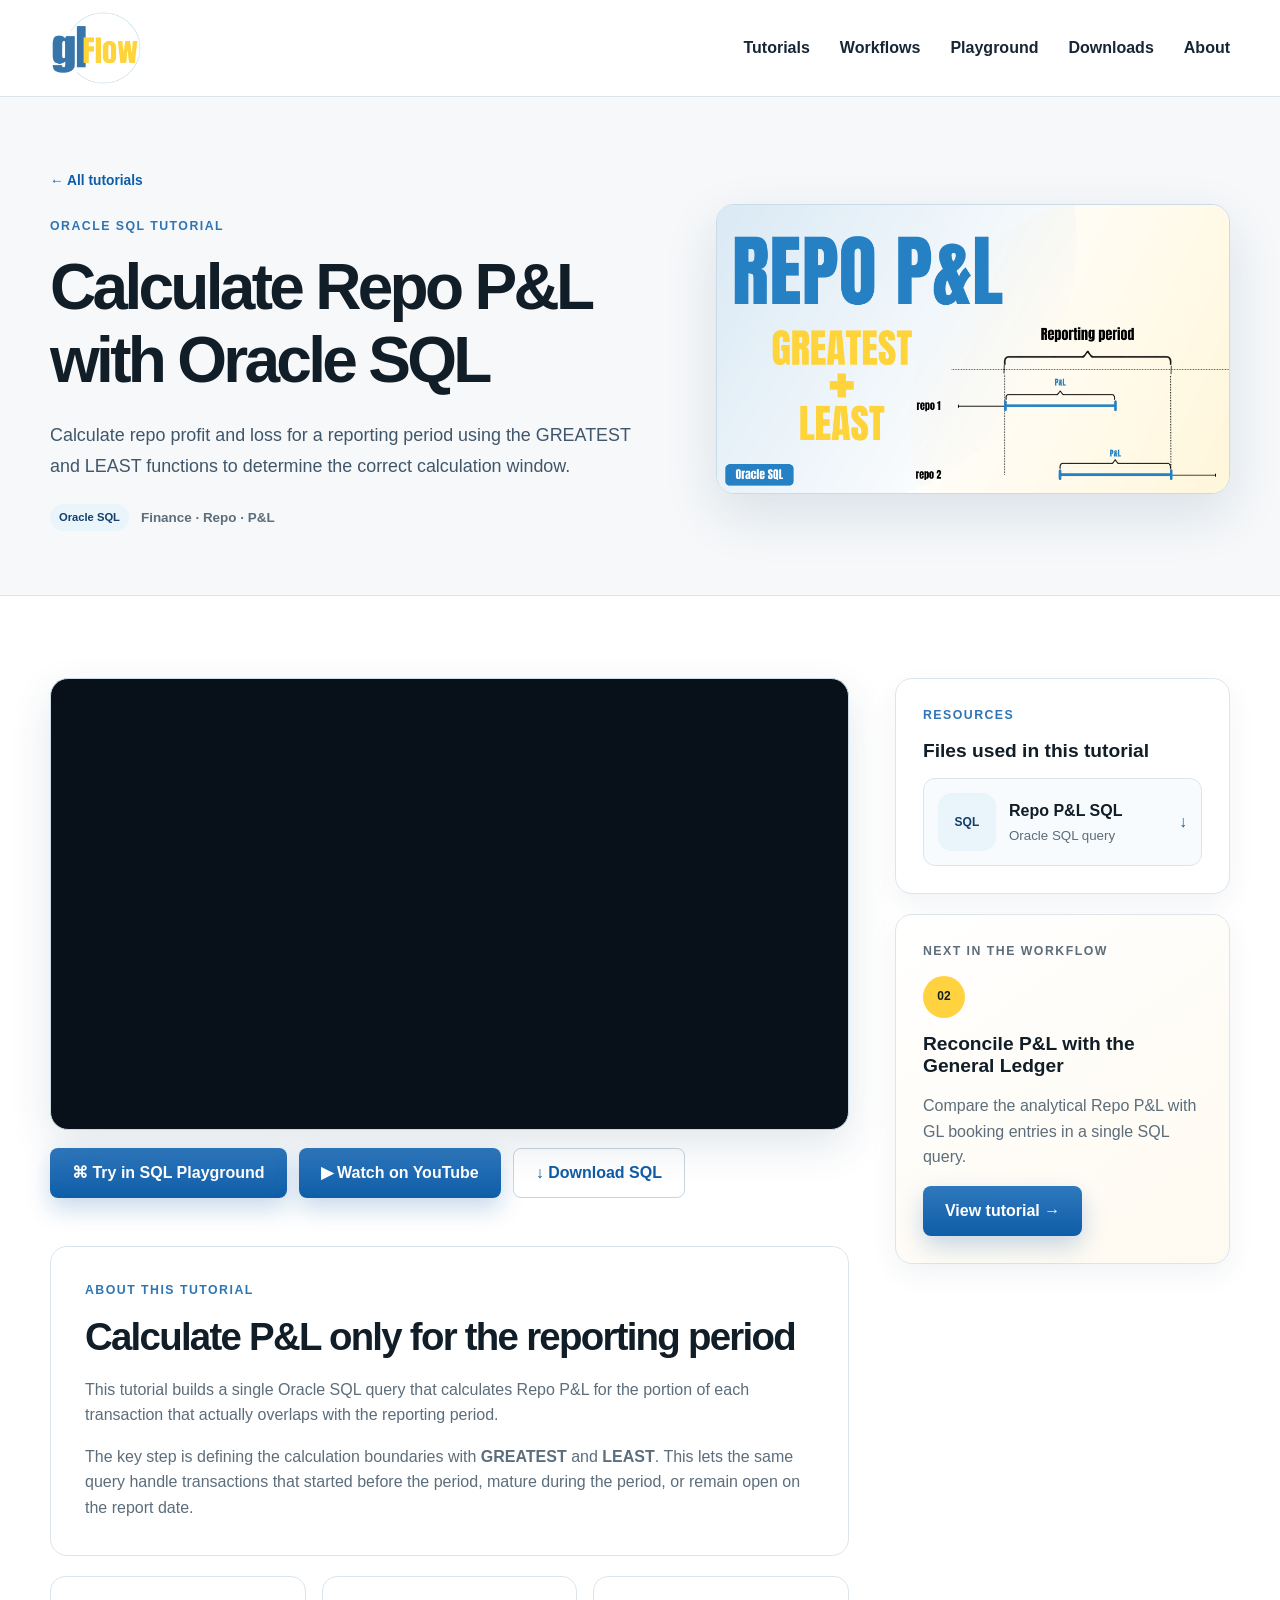
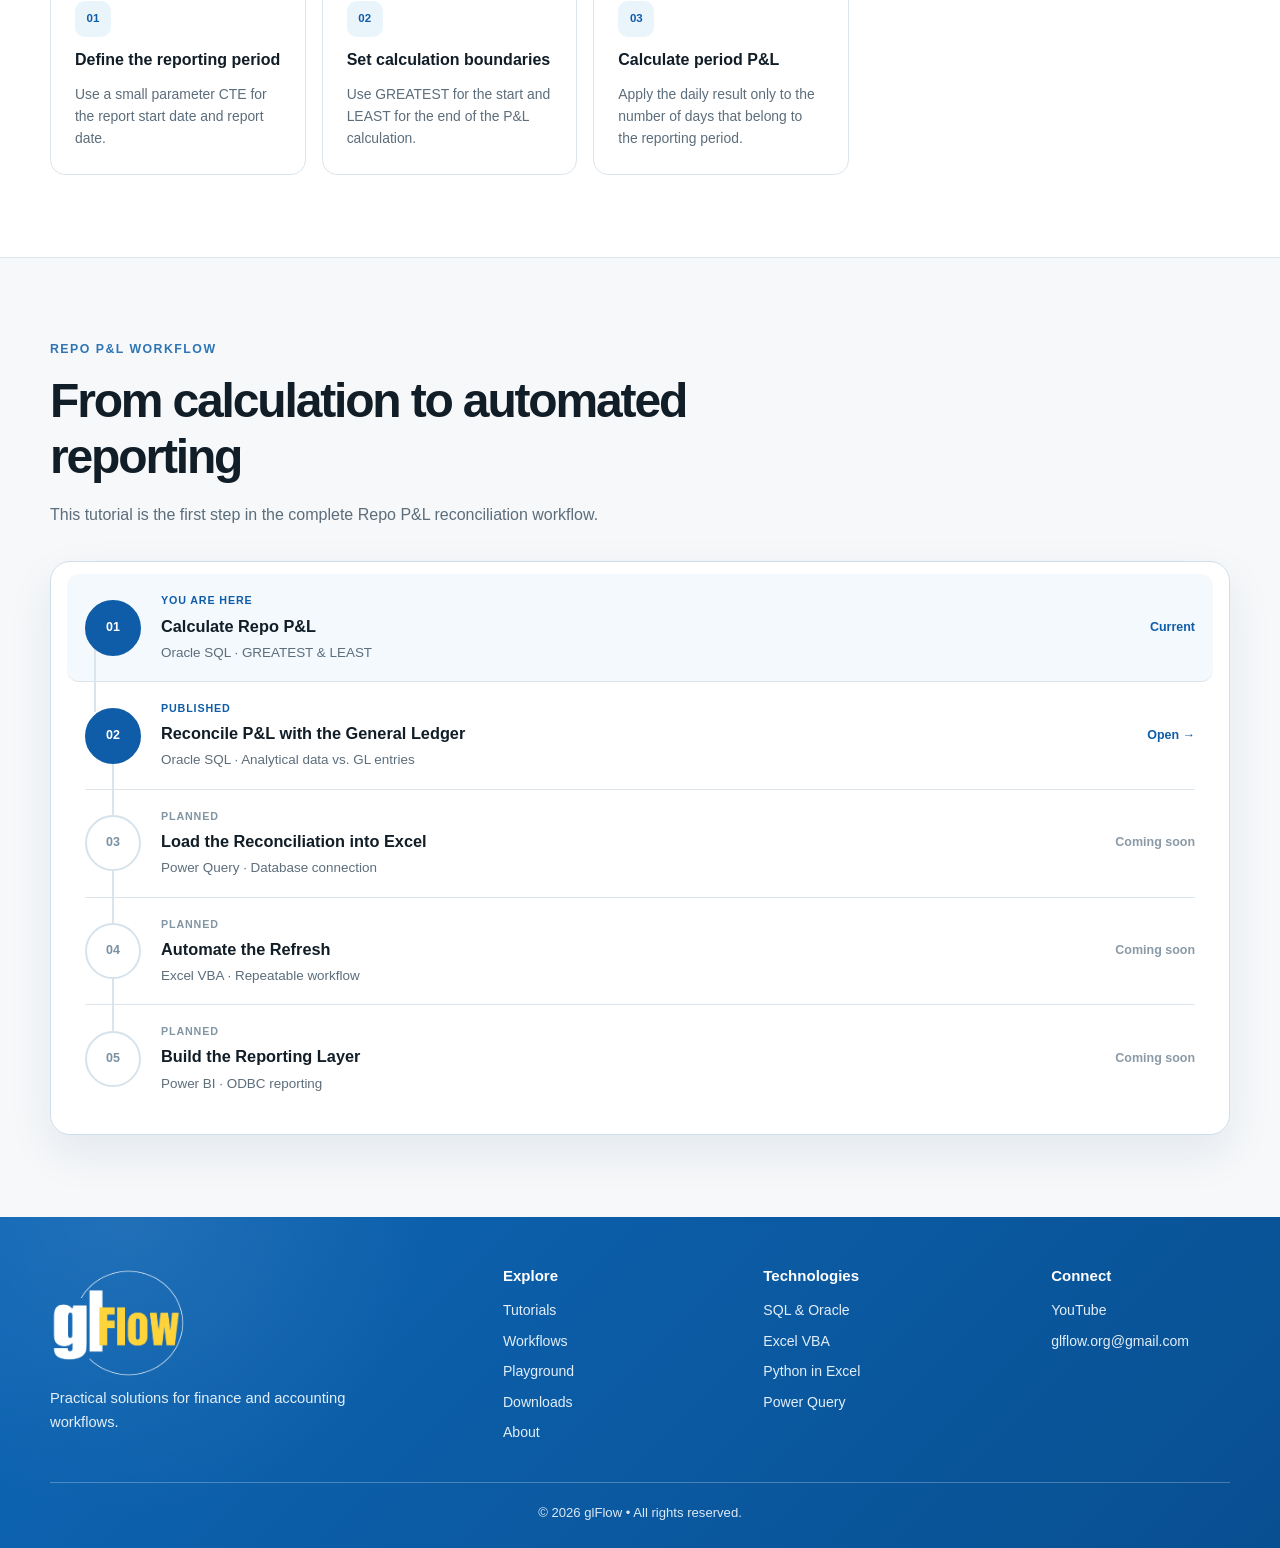
<file: tutorials/repo-pnl/index.html>
<!DOCTYPE html>
<html lang="en">
<head>
  <meta charset="utf-8">
  <meta name="viewport" content="width=device-width, initial-scale=1">
  <title>Calculate Repo P&amp;L with Oracle SQL | glFlow</title>
  <meta name="description" content="Calculate Repo profit and loss for a reporting period with Oracle SQL using GREATEST and LEAST. Watch the tutorial, download the SQL, and follow the Repo P&amp;L reconciliation workflow.">
  <link rel="canonical" href="https://glflow.org/tutorials/repo-pnl/">
  <link rel="stylesheet" href="../../styles.css?v=mobile-nav-20261121">
  <link rel="icon" href="../../assets/logo.png">
</head>
<body class="tutorial-page">
  <header class="site-header">
    <div class="container nav-wrap">
      <a class="brand" href="../../" aria-label="glFlow home">
        <img src="../../assets/logo-header.png?v=1.3" alt="glFlow">
      </a>
      <nav id="mobile-main-navigation" aria-label="Main navigation">
        <a href="../../#tutorials">Tutorials</a>
        <a href="../../#workflows">Workflows</a>
        <a href="../../playground/">Playground</a>
        <a href="../../#downloads">Downloads</a>
        <a href="../../#about">About</a>

      </nav>
    <button class="mobile-menu-toggle" type="button" aria-label="Open navigation menu" aria-expanded="false" aria-controls="mobile-main-navigation"><span></span><span></span><span></span></button>
    </div>
  </header>

  <main>
    <section class="tutorial-hero section-alt">
      <div class="container tutorial-hero-grid">
        <div class="tutorial-hero-copy">
          <a class="back-link" href="../../#tutorials">← All tutorials</a>
          <p class="eyebrow">Oracle SQL tutorial</p>
          <h1>Calculate Repo P&amp;L with Oracle SQL</h1>
          <p class="tutorial-lead">Calculate repo profit and loss for a reporting period using the GREATEST and LEAST functions to determine the correct calculation window.</p>
          <div class="tutorial-meta">
            <span class="tag">Oracle SQL</span>
            <span class="meta-text">Finance · Repo · P&amp;L</span>
          </div>
        </div>
        <div class="tutorial-hero-image">
          <img src="../../assets/repo-pnl-thumbnail.png" alt="Repo P&amp;L Oracle SQL tutorial thumbnail">
        </div>
      </div>
    </section>

    <section class="section tutorial-content-section">
      <div class="container tutorial-layout">
        <div class="tutorial-main">
          <div class="video-shell">
            <div class="video-frame">
              <iframe src="https://www.youtube-nocookie.com/embed/hsQ0KH4Z-hs" title="Calculate Repo P&amp;L with Oracle SQL" allow="accelerometer; autoplay; clipboard-write; encrypted-media; gyroscope; picture-in-picture; web-share" allowfullscreen></iframe>
            </div>
            <div class="video-actions">
              <a class="button button-primary" href="../../playground/?example=repo-pnl">⌘ Try in SQL Playground</a>
              <a class="button button-primary" href="https://youtu.be/hsQ0KH4Z-hs" target="_blank" rel="noopener" data-track="youtube" data-destination="tutorial_page" data-video="repo_pnl">▶ Watch on YouTube</a>
              <a class="button button-secondary" href="../../downloads/repo_P&amp;L.sql" download data-track="download" data-file="repo_pnl_sql">↓ Download SQL</a>
            </div>
          </div>

          <article class="tutorial-copy-block">
            <p class="eyebrow">About this tutorial</p>
            <h2>Calculate P&amp;L only for the reporting period</h2>
            <p>This tutorial builds a single Oracle SQL query that calculates Repo P&amp;L for the portion of each transaction that actually overlaps with the reporting period.</p>
            <p>The key step is defining the calculation boundaries with <strong>GREATEST</strong> and <strong>LEAST</strong>. This lets the same query handle transactions that started before the period, mature during the period, or remain open on the report date.</p>
          </article>

          <div class="tutorial-key-points">
            <article><span>01</span><h3>Define the reporting period</h3><p>Use a small parameter CTE for the report start date and report date.</p></article>
            <article><span>02</span><h3>Set calculation boundaries</h3><p>Use GREATEST for the start and LEAST for the end of the P&amp;L calculation.</p></article>
            <article><span>03</span><h3>Calculate period P&amp;L</h3><p>Apply the daily result only to the number of days that belong to the reporting period.</p></article>
          </div>
        </div>

        <aside class="tutorial-sidebar">
          <div class="resource-card">
            <p class="eyebrow">Resources</p>
            <h3>Files used in this tutorial</h3>
            <a class="resource-link" href="../../downloads/repo_P&amp;L.sql" download data-track="download" data-file="repo_pnl_sql"><span class="file-type">SQL</span><span><strong>Repo P&amp;L SQL</strong><small>Oracle SQL query</small></span><span>↓</span></a>
          </div>

          <div class="next-card">
            <p class="eyebrow">Next in the workflow</p>
            <span class="next-number">02</span>
            <h3>Reconcile P&amp;L with the General Ledger</h3>
            <p>Compare the analytical Repo P&amp;L with GL booking entries in a single SQL query.</p>
            <a class="button button-primary" href="../repo-pnl-reconciliation/">View tutorial →</a>
          </div>
        </aside>
      </div>
    </section>

    <section class="section section-alt tutorial-workflow-section">
      <div class="container">
        <div class="section-heading workflow-heading">
          <p class="eyebrow">Repo P&amp;L workflow</p>
          <h2>From calculation to automated reporting</h2>
          <p class="section-copy">This tutorial is the first step in the complete Repo P&amp;L reconciliation workflow.</p>
        </div>
        <article class="workflow-card compact-workflow">
          <div class="workflow-steps">
            <div class="workflow-step is-published is-current"><span class="step-number">01</span><span class="step-content"><span class="step-status">You are here</span><strong>Calculate Repo P&amp;L</strong><span>Oracle SQL · GREATEST &amp; LEAST</span></span><span class="step-action">Current</span></div>
            <a class="workflow-step is-published" href="../repo-pnl-reconciliation/"><span class="step-number">02</span><span class="step-content"><span class="step-status">Published</span><strong>Reconcile P&amp;L with the General Ledger</strong><span>Oracle SQL · Analytical data vs. GL entries</span></span><span class="step-action">Open →</span></a>
            <div class="workflow-step"><span class="step-number">03</span><span class="step-content"><span class="step-status">Planned</span><strong>Load the Reconciliation into Excel</strong><span>Power Query · Database connection</span></span><span class="step-action">Coming soon</span></div>
            <div class="workflow-step"><span class="step-number">04</span><span class="step-content"><span class="step-status">Planned</span><strong>Automate the Refresh</strong><span>Excel VBA · Repeatable workflow</span></span><span class="step-action">Coming soon</span></div>
            <div class="workflow-step"><span class="step-number">05</span><span class="step-content"><span class="step-status">Planned</span><strong>Build the Reporting Layer</strong><span>Power BI · ODBC reporting</span></span><span class="step-action">Coming soon</span></div>
          </div>
        </article>
      </div>
    </section>
  </main>

  <footer>
    <div class="container footer-main">
      <div class="footer-brand">
        <img class="footer-logo" src="../../assets/logo-footer.png?v=footer-fix-1" alt="glFlow">
        <p>Practical solutions for finance and accounting workflows.</p>
      </div>
      <div class="footer-column">
        <h3>Explore</h3>
        <a href="../../#tutorials">Tutorials</a>
        <a href="../../#workflows">Workflows</a>
        <a href="../../playground/">Playground</a>
        <a href="../../#downloads">Downloads</a>
        <a href="../../#about">About</a>
      </div>
      <div class="footer-column">
        <h3>Technologies</h3>
        <a href="../../#tutorials">SQL &amp; Oracle</a>
        <a href="../../#tutorials">Excel VBA</a>
        <a href="../../#tutorials">Python in Excel</a>
        <a href="../../#tutorials">Power Query</a>
      </div>
      <div class="footer-column">
        <h3>Connect</h3>
        <a href="https://www.youtube.com/@glFlowTech/videos" target="_blank" rel="noopener">YouTube</a>
        <a href="mailto:glflow.org@gmail.com">glflow.org@gmail.com</a>
      </div>
    </div>
    <div class="container footer-bottom">© 2026 glFlow • All rights reserved.</div>
  </footer>
<script>
(() => {
  const button = document.querySelector('.mobile-menu-toggle');
  const nav = document.querySelector('.site-header nav');
  if (!button || !nav) return;
  const close = () => { button.setAttribute('aria-expanded','false'); button.setAttribute('aria-label','Open navigation menu'); nav.classList.remove('mobile-nav-open'); };
  button.addEventListener('click', () => { const open = button.getAttribute('aria-expanded') !== 'true'; button.setAttribute('aria-expanded',String(open)); button.setAttribute('aria-label',open ? 'Close navigation menu' : 'Open navigation menu'); nav.classList.toggle('mobile-nav-open',open); });
  nav.addEventListener('click', e => { if (e.target.closest('a')) close(); });
  document.addEventListener('click', e => { if (!e.target.closest('.site-header')) close(); });
  document.addEventListener('keydown', e => { if (e.key === 'Escape') close(); });
  window.addEventListener('resize', () => { if (window.innerWidth > 720) close(); });
})();
</script>
</body>
</html>
</file>
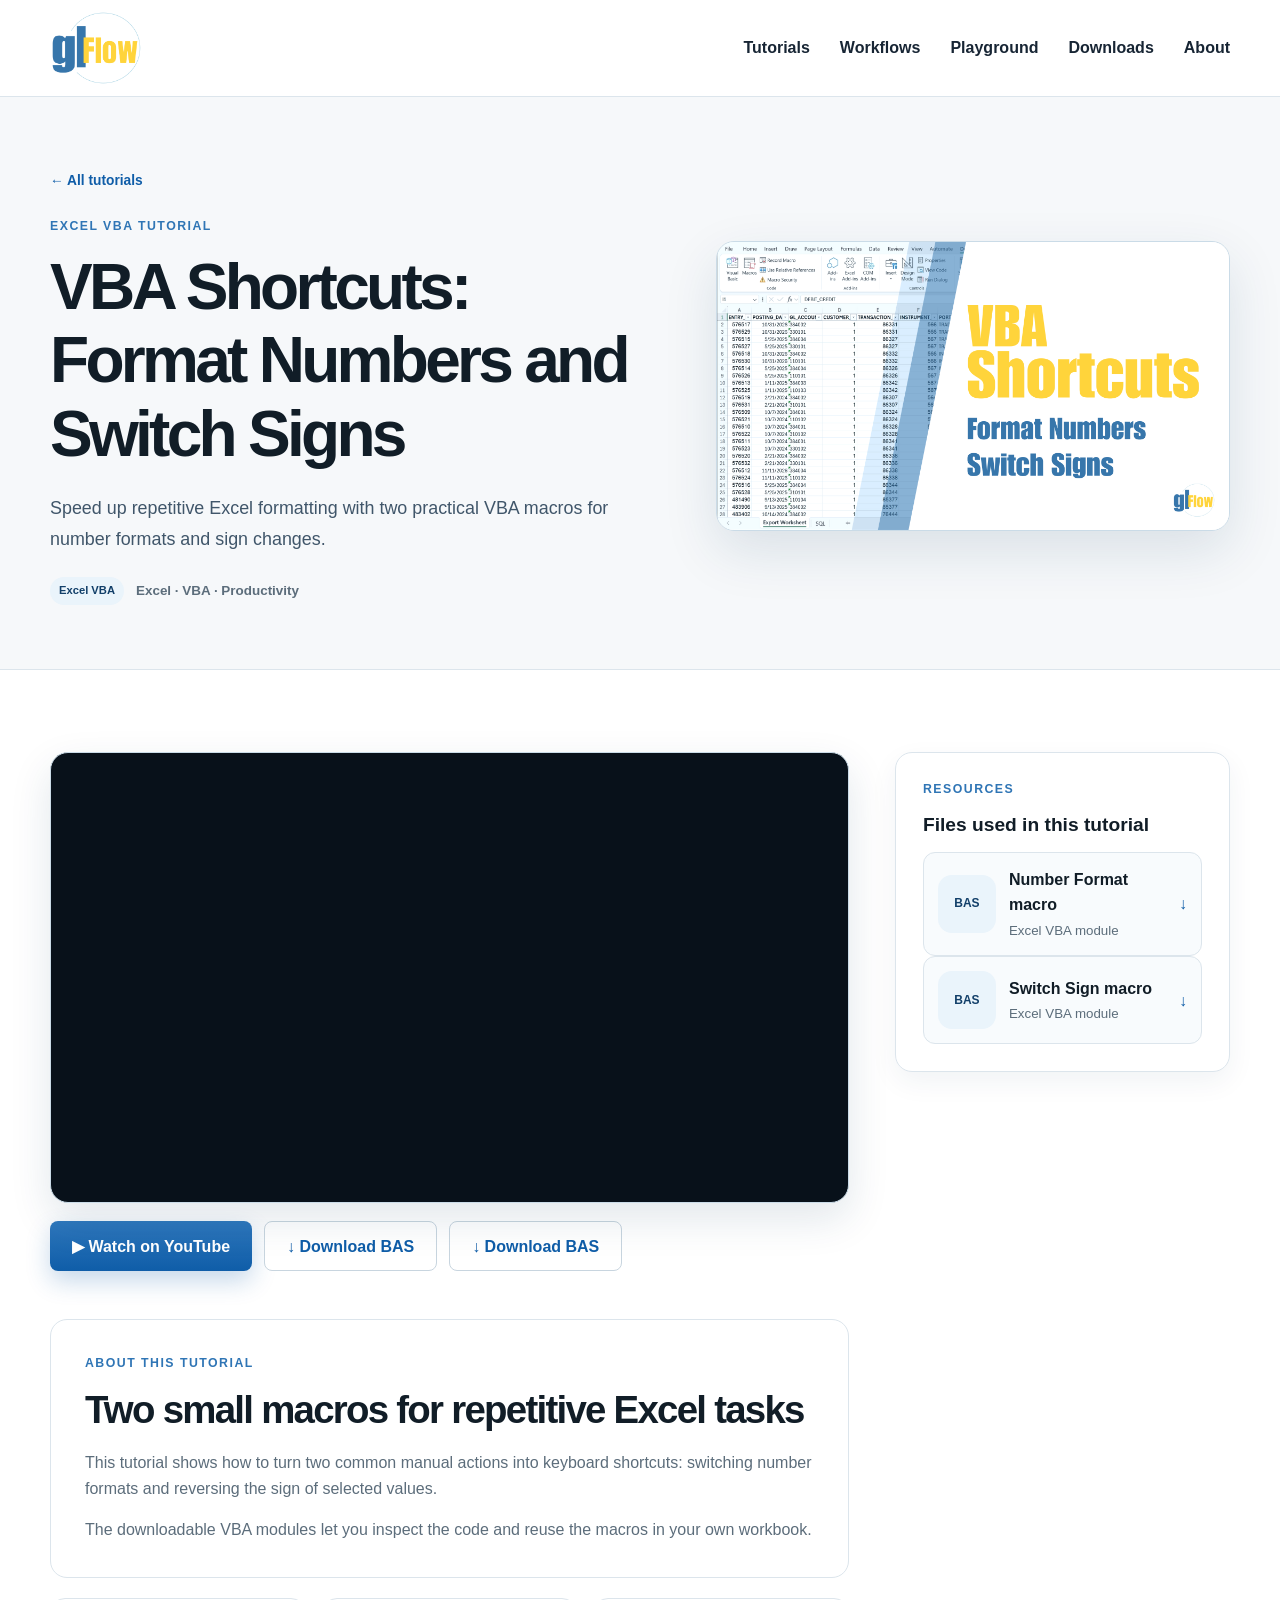
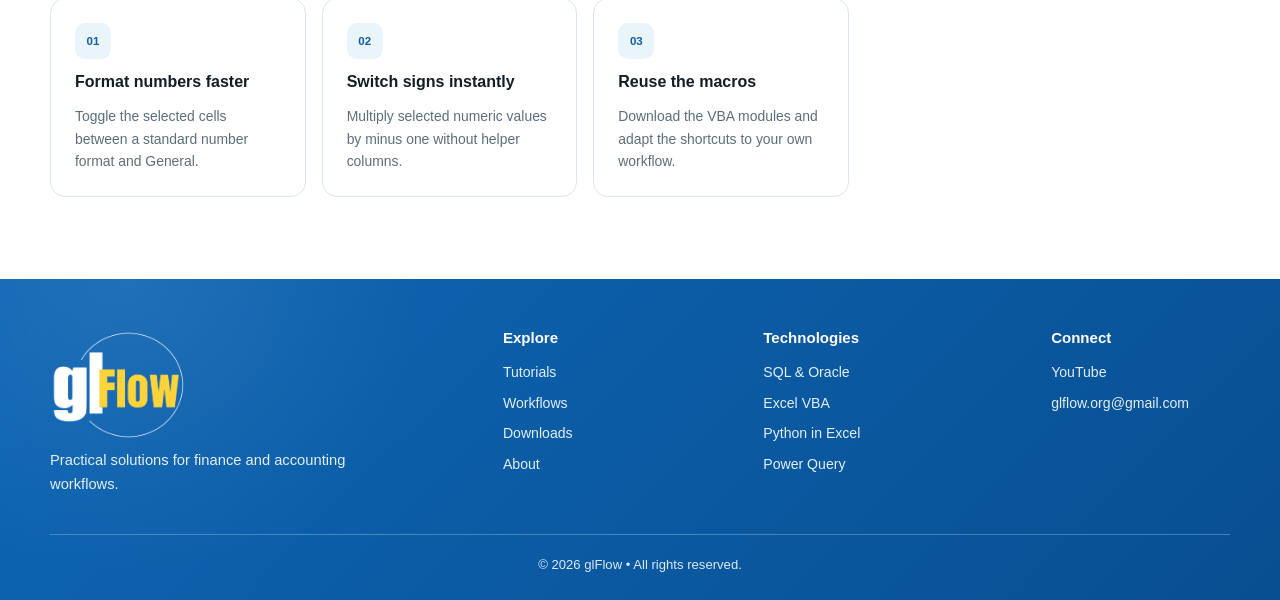
<file: tutorials/vba-shortcuts/index.html>
<!DOCTYPE html>
<html lang="en"><head><meta charset="utf-8"><meta name="viewport" content="width=device-width, initial-scale=1">
<title>VBA Shortcuts: Format Numbers and Switch Signs | glFlow</title><meta name="description" content="Speed up repetitive Excel formatting with two practical VBA macros for number formats and sign changes."><link rel="canonical" href="https://glflow.org/tutorials/vba-shortcuts/"><link rel="stylesheet" href="../../styles.css?v=mobile-nav-20261121"><link rel="icon" href="../../assets/logo-source.png"></head>
<body class="tutorial-page"><header class="site-header"><div class="container nav-wrap"><a class="brand" href="../../" aria-label="glFlow home"><img src="../../assets/logo-header.png?v=1.3" alt="glFlow"></a><nav id="mobile-main-navigation" aria-label="Main navigation"><a href="../../#tutorials">Tutorials</a><a href="../../#workflows">Workflows</a><a href="../../playground/">Playground</a><a href="../../#downloads">Downloads</a><a href="../../#about">About</a></nav><button class="mobile-menu-toggle" type="button" aria-label="Open navigation menu" aria-expanded="false" aria-controls="mobile-main-navigation"><span></span><span></span><span></span></button>
    </div></header>
<main><section class="tutorial-hero section-alt"><div class="container tutorial-hero-grid"><div class="tutorial-hero-copy"><a class="back-link" href="../../#tutorials">← All tutorials</a><p class="eyebrow">Excel VBA tutorial</p><h1>VBA Shortcuts: Format Numbers and Switch Signs</h1><p class="tutorial-lead">Speed up repetitive Excel formatting with two practical VBA macros for number formats and sign changes.</p><div class="tutorial-meta"><span class="tag">Excel VBA</span><span class="meta-text">Excel · VBA · Productivity</span></div></div><div class="tutorial-hero-image"><img src="../../assets/vba-shortcuts-thumbnail.png" alt="VBA Shortcuts tutorial thumbnail"></div></div></section>
<section class="section tutorial-content-section"><div class="container tutorial-layout"><div class="tutorial-main"><div class="video-shell"><div class="video-frame"><iframe src="https://www.youtube-nocookie.com/embed/cLxy_QnXoKE" title="VBA Shortcuts: Format Numbers and Switch Signs" allow="accelerometer; autoplay; clipboard-write; encrypted-media; gyroscope; picture-in-picture; web-share" allowfullscreen></iframe></div><div class="video-actions"><a class="button button-primary" href="https://www.youtube.com/watch?v=cLxy_QnXoKE&t=5s" target="_blank" rel="noopener">▶ Watch on YouTube</a><a class="button button-secondary" href="../../downloads/NumberFormat.bas" download>↓ Download BAS</a><a class="button button-secondary" href="../../downloads/SwitchSign.bas" download>↓ Download BAS</a></div></div>
<article class="tutorial-copy-block"><p class="eyebrow">About this tutorial</p><h2>Two small macros for repetitive Excel tasks</h2><p>This tutorial shows how to turn two common manual actions into keyboard shortcuts: switching number formats and reversing the sign of selected values.</p><p>The downloadable VBA modules let you inspect the code and reuse the macros in your own workbook.</p></article><div class="tutorial-key-points"><article><span>01</span><h3>Format numbers faster</h3><p>Toggle the selected cells between a standard number format and General.</p></article><article><span>02</span><h3>Switch signs instantly</h3><p>Multiply selected numeric values by minus one without helper columns.</p></article><article><span>03</span><h3>Reuse the macros</h3><p>Download the VBA modules and adapt the shortcuts to your own workflow.</p></article></div></div>
<aside class="tutorial-sidebar"><div class="resource-card"><p class="eyebrow">Resources</p><h3>Files used in this tutorial</h3><a class="resource-link" href="../../downloads/NumberFormat.bas" download><span class="file-type">BAS</span><span><strong>Number Format macro</strong><small>Excel VBA module</small></span><span>↓</span></a><a class="resource-link" href="../../downloads/SwitchSign.bas" download><span class="file-type">BAS</span><span><strong>Switch Sign macro</strong><small>Excel VBA module</small></span><span>↓</span></a></div></aside></div></section></main>
<footer><div class="container footer-main"><div class="footer-brand"><img class="footer-logo" src="../../assets/logo-footer.png?v=footer-fix-1" alt="glFlow"><p>Practical solutions for finance and accounting workflows.</p></div><div class="footer-column"><h3>Explore</h3><a href="../../#tutorials">Tutorials</a><a href="../../#workflows">Workflows</a><a href="../../#downloads">Downloads</a><a href="../../#about">About</a></div><div class="footer-column"><h3>Technologies</h3><a href="../../#tutorials">SQL &amp; Oracle</a><a href="../../#tutorials">Excel VBA</a><a href="../../#tutorials">Python in Excel</a><a href="../../#tutorials">Power Query</a></div><div class="footer-column"><h3>Connect</h3><a href="https://www.youtube.com/@glFlowTech/videos" target="_blank" rel="noopener">YouTube</a><a href="mailto:glflow.org@gmail.com">glflow.org@gmail.com</a></div></div><div class="container footer-bottom">© 2026 glFlow • All rights reserved.</div></footer><script>
(() => {
  const button = document.querySelector('.mobile-menu-toggle');
  const nav = document.querySelector('.site-header nav');
  if (!button || !nav) return;
  const close = () => { button.setAttribute('aria-expanded','false'); button.setAttribute('aria-label','Open navigation menu'); nav.classList.remove('mobile-nav-open'); };
  button.addEventListener('click', () => { const open = button.getAttribute('aria-expanded') !== 'true'; button.setAttribute('aria-expanded',String(open)); button.setAttribute('aria-label',open ? 'Close navigation menu' : 'Open navigation menu'); nav.classList.toggle('mobile-nav-open',open); });
  nav.addEventListener('click', e => { if (e.target.closest('a')) close(); });
  document.addEventListener('click', e => { if (!e.target.closest('.site-header')) close(); });
  document.addEventListener('keydown', e => { if (e.key === 'Escape') close(); });
  window.addEventListener('resize', () => { if (window.innerWidth > 720) close(); });
})();
</script>
</body></html>
</file>
<file: styles.css>
:root{
  --blue:#2f75b5;--blue-deep:#0f5da8;--blue-dark:#123f69;
  --blue-soft:#eaf4fb;--yellow:#ffd23f;--ink:#111d27;
  --muted:#5c6d7b;--line:#dce5ec;--alt:#f6f8fa;
  --shadow:0 20px 54px rgba(18,56,88,.12)
}
*{box-sizing:border-box}html{scroll-behavior:smooth}
body{margin:0;color:var(--ink);font-family:"Inter",Arial,sans-serif;line-height:1.6;background:#fff}
img{display:block;max-width:100%}a{text-decoration:none;color:inherit}
.container{width:min(1180px,calc(100% - 40px));margin:auto}
.site-header{position:sticky;top:0;z-index:30;background:rgba(255,255,255,.96);border-bottom:1px solid var(--line);backdrop-filter:blur(12px)}
.nav-wrap{min-height:96px;display:flex;align-items:center;justify-content:space-between}
.brand img{width:170px;height:78px;object-fit:contain}
nav{display:flex;align-items:center;gap:30px}nav a{font-weight:700;color:#172534}
nav a:hover{color:var(--blue)}
.nav-cta{padding:12px 18px;border-radius:7px;color:#fff;background:linear-gradient(#2c78bf,#0f5da8);box-shadow:0 8px 20px rgba(15,93,168,.18)}
.hero{padding:76px 0;background:radial-gradient(circle at 88% 15%,rgba(255,210,63,.30),transparent 27%),linear-gradient(135deg,#edf6fc,#fff 62%)}
.hero-grid{display:grid;grid-template-columns:1.02fr .98fr;gap:68px;align-items:center}
.eyebrow{margin:0 0 14px;color:var(--blue);font-size:.77rem;font-weight:800;letter-spacing:.12em;text-transform:uppercase}
h1,h2,h3{margin-top:0;line-height:1.15}h1{font-size:clamp(3rem,5.7vw,5.35rem);letter-spacing:-.058em;margin-bottom:24px}
h2{font-size:clamp(2rem,3.8vw,3rem);letter-spacing:-.045em;margin-bottom:18px}
h3{font-size:1.2rem;margin-bottom:10px}.hero-copy{max-width:620px;color:#344759;font-size:1.15rem;margin:0 0 32px}
.button-row{display:flex;flex-wrap:wrap;gap:16px}.button{display:inline-flex;align-items:center;justify-content:center;min-height:50px;padding:0 22px;border-radius:8px;font-weight:800}
.button-primary{color:#fff;background:linear-gradient(#2f78bd,#0f5da8);box-shadow:0 10px 24px rgba(15,93,168,.24)}
.button-secondary{color:var(--blue-deep);border:1px solid #c8d5df;background:#fff}
.hero-visual{display:block;border-radius:17px;transition:.2s}.hero-visual:hover{transform:translateY(-4px)}
.hero-visual img{width:100%;border:1px solid #cadbe7;border-radius:17px;box-shadow:var(--shadow)}
.section{padding:82px 0}.section-alt{background:var(--alt)}.section-heading{max-width:760px;margin-bottom:34px}.section-copy{color:var(--muted)}
.tutorial-grid{display:grid;grid-template-columns:repeat(2,1fr);gap:26px}.tutorial-card{overflow:hidden;border:1px solid var(--line);border-radius:16px;background:#fff;box-shadow:0 10px 28px rgba(18,56,88,.07)}
.tutorial-thumb img{width:100%;aspect-ratio:16/9;object-fit:cover}.tutorial-body{padding:26px}.tutorial-body p{color:var(--muted)}
.tag{display:inline-block;margin-bottom:13px;padding:5px 9px;border-radius:999px;color:var(--blue-dark);background:var(--blue-soft);font-size:.7rem;font-weight:800}
.card-links{display:flex;flex-wrap:wrap;gap:18px;margin-top:18px}.card-links a{color:var(--blue-deep);font-size:.88rem;font-weight:800}
.topics-grid{display:grid;grid-template-columns:repeat(4,1fr);gap:20px}.topics-grid article{padding:25px;border:1px solid var(--line);border-radius:15px;background:#fff}
.topics-grid span{display:inline-flex;width:42px;height:42px;align-items:center;justify-content:center;margin-bottom:16px;border-radius:12px;background:var(--blue-soft);color:var(--blue);font-weight:800}
.topics-grid p,.download-card p,.about-grid p{color:var(--muted)}
.download-list{display:grid;gap:16px}.download-card{display:grid;grid-template-columns:auto 1fr auto;gap:22px;align-items:center;padding:24px;border:1px solid var(--line);border-radius:15px;background:#fff}
.download-card h3,.download-card p{margin-bottom:4px}.file-type{display:inline-flex;width:58px;height:58px;align-items:center;justify-content:center;border-radius:14px;color:var(--blue-dark);background:var(--blue-soft);font-size:.75rem;font-weight:800}
.download-button{padding:11px 17px;border-radius:8px;background:var(--yellow);color:#14212b;font-weight:800}
.about-grid{display:grid;grid-template-columns:.82fr 1.18fr;gap:80px;align-items:start}.about-grid p{margin:0;font-size:1.1rem}
footer{color:#fff;background:radial-gradient(circle at 10% 0%,rgba(255,255,255,.08),transparent 25%),linear-gradient(135deg,#0e66b5,#084f91)}
.footer-main{display:grid;grid-template-columns:1.45fr .75fr .85fr .65fr;gap:54px;padding-top:50px;padding-bottom:38px}
.footer-brand{max-width:360px}.footer-brand img{width:190px;height:112px;object-fit:contain;object-position:left center;margin-bottom:8px}.footer-brand p{margin:0;color:#e2eef8;font-size:.92rem}
.footer-column{display:flex;flex-direction:column;gap:8px}.footer-column h3{font-size:.94rem;margin-bottom:7px}.footer-column a{color:#e2eef8;font-size:.88rem}.footer-column a:hover{color:var(--yellow)}
.footer-bottom{padding:20px 0 25px;border-top:1px solid rgba(255,255,255,.25);color:#dceaf6;text-align:center;font-size:.82rem}
@media(max-width:980px){.hero-grid{grid-template-columns:1fr}.topics-grid{grid-template-columns:repeat(2,1fr)}.footer-main{grid-template-columns:repeat(2,1fr)}}
@media(max-width:720px){.container{width:min(100% - 28px,1180px)}.nav-wrap{min-height:78px}.brand img{width:135px;height:62px}nav a:not(.nav-cta){display:none}.hero{padding:58px 0}.section{padding:62px 0}.tutorial-grid,.topics-grid{grid-template-columns:1fr}.download-card{grid-template-columns:auto 1fr}.download-button{grid-column:1/-1;text-align:center}.about-grid{grid-template-columns:1fr;gap:30px}.footer-main{grid-template-columns:1fr;gap:28px}}

/* glFlow 1.3 final header logo */
.brand { display:flex; align-items:center; flex:0 0 auto; }
.brand img { display:block; width:150px; height:auto; max-height:76px; object-fit:contain; object-position:left center; }
@media (max-width:720px) {
  .site-header .nav-wrap { min-height:82px; gap:12px; }
  .brand img { width:118px; height:auto; max-height:60px; }
}

/* glFlow 1.3.1 footer logo hotfix */
.footer-brand img,
.footer-logo {
  display: block;
  width: auto;
  height: 112px;
  max-width: 190px;
  object-fit: contain;
  object-position: left center;
  margin-bottom: 8px;
}
@media (max-width: 720px) {
  .footer-brand img,
  .footer-logo {
    width: auto;
    height: 96px;
    max-width: 155px;
  }
}

/* glFlow Website v1.4 refinements */
.download-card {
  transition: transform .18s ease, box-shadow .18s ease, border-color .18s ease;
}
.download-card:hover {
  transform: translateY(-2px);
  border-color: #c7d9e8;
  box-shadow: 0 12px 30px rgba(18,56,88,.08);
}
.download-button {
  transition: transform .18s ease, box-shadow .18s ease;
}
.download-button:hover {
  transform: translateY(-1px);
  box-shadow: 0 8px 18px rgba(18,56,88,.12);
}
.footer-bottom {
  line-height: 1.5;
}

/* glFlow Website v1.9: technology filters + workflows */
.technology-filter{display:flex;flex-wrap:wrap;gap:10px;margin:4px 0 10px}.filter-button{appearance:none;border:1px solid var(--line);border-radius:999px;background:#fff;color:#314657;padding:9px 16px;font:inherit;font-size:.84rem;font-weight:800;cursor:pointer;transition:transform .18s ease,border-color .18s ease,background .18s ease,color .18s ease}.filter-button:hover{transform:translateY(-1px);border-color:#a9c8df;color:var(--blue-deep)}.filter-button.active{border-color:var(--blue-deep);background:var(--blue-deep);color:#fff;box-shadow:0 7px 16px rgba(15,93,168,.16)}.filter-status{min-height:24px;margin:0 0 22px;color:var(--muted);font-size:.82rem;font-weight:600}.tutorial-card[hidden]{display:none}
.workflow-heading{max-width:820px}.workflow-card{overflow:hidden;border:1px solid #cfdfe9;border-radius:20px;background:#fff;box-shadow:0 18px 46px rgba(18,56,88,.08)}.workflow-intro{display:flex;justify-content:space-between;gap:30px;align-items:center;padding:32px 34px;border-bottom:1px solid var(--line);background:linear-gradient(135deg,#fff,#f3f9fd)}.workflow-intro h3{font-size:1.65rem;margin:8px 0 10px}.workflow-intro p{max-width:720px;margin:0;color:var(--muted)}.workflow-label{display:inline-block;padding:5px 10px;border-radius:999px;background:var(--blue-soft);color:var(--blue-dark);font-size:.69rem;font-weight:800;text-transform:uppercase;letter-spacing:.08em}.workflow-progress{flex:0 0 auto;display:flex;flex-direction:column;align-items:center;justify-content:center;width:92px;height:92px;border-radius:50%;background:var(--blue-deep);color:#fff;box-shadow:0 10px 24px rgba(15,93,168,.20)}.workflow-progress strong{font-size:1.15rem;line-height:1}.workflow-progress span{margin-top:6px;font-size:.67rem;font-weight:700;opacity:.84}.workflow-steps{padding:8px 34px 22px}.workflow-step{position:relative;display:grid;grid-template-columns:58px 1fr auto;gap:18px;align-items:center;min-height:104px;padding:18px 0;border-bottom:1px solid var(--line)}.workflow-step:last-child{border-bottom:0}.workflow-step:not(:last-child)::after{content:"";position:absolute;left:27px;top:70px;width:2px;height:68px;background:#d9e4eb;z-index:0}.step-number{position:relative;z-index:1;display:flex;width:56px;height:56px;align-items:center;justify-content:center;border:2px solid #d7e3eb;border-radius:50%;background:#fff;color:#7890a2;font-size:.78rem;font-weight:800}.step-content{display:flex;flex-direction:column;gap:3px}.step-content strong{font-size:1.02rem}.step-content>span:last-child{color:var(--muted);font-size:.84rem}.step-status{color:#8295a3;font-size:.67rem;font-weight:800;text-transform:uppercase;letter-spacing:.08em}.step-action{color:#8a9aa6;font-size:.78rem;font-weight:800;white-space:nowrap}.workflow-step.is-published .step-number{border-color:var(--blue-deep);background:var(--blue-deep);color:#fff}.workflow-step.is-published .step-status,.workflow-step.is-published .step-action{color:var(--blue-deep)}.workflow-step.is-published:hover .step-content strong{color:var(--blue-deep)}.workflow-step.is-next{margin:0 -18px;padding-left:18px;padding-right:18px;border-radius:12px;background:#fffaf0}.workflow-step.is-next .step-number{border-color:var(--yellow);background:var(--yellow);color:#28333b}.workflow-step.is-next .step-status{color:#9a7210}
@media(max-width:720px){.technology-filter{gap:8px}.filter-button{padding:8px 13px;font-size:.78rem}.workflow-intro{align-items:flex-start;padding:25px 22px}.workflow-progress{width:74px;height:74px}.workflow-steps{padding:6px 22px 18px}.workflow-step{grid-template-columns:48px 1fr;gap:14px;min-height:116px}.step-number{width:46px;height:46px}.workflow-step:not(:last-child)::after{left:22px;top:66px;height:78px}.step-action{grid-column:2;margin-top:-6px}.workflow-step.is-next{margin:0 -10px;padding-left:10px;padding-right:10px}}@media(max-width:480px){.workflow-progress{display:none}.workflow-intro{display:block}}


/* glFlow Website v2.0: tutorial detail page */
.card-primary-link{display:inline-flex;align-items:center;padding:9px 14px;border-radius:8px;background:var(--blue-deep);color:#fff!important;font-weight:800;box-shadow:0 7px 16px rgba(15,93,168,.16)}
.card-primary-link:hover{transform:translateY(-1px)}
.tutorial-page h1{font-size:clamp(2.55rem,5vw,4.7rem);max-width:880px;margin-bottom:22px}
.tutorial-hero{padding:70px 0 64px;border-bottom:1px solid var(--line)}
.tutorial-hero-grid{display:grid;grid-template-columns:1.08fr .92fr;gap:62px;align-items:center}
.back-link{display:inline-block;margin-bottom:25px;color:var(--blue-deep);font-size:.86rem;font-weight:800}
.tutorial-lead{max-width:760px;margin:0 0 22px;color:#40566a;font-size:1.12rem;line-height:1.72}
.tutorial-meta{display:flex;flex-wrap:wrap;gap:12px;align-items:center}.tutorial-meta .tag{margin:0}.meta-text{color:var(--muted);font-size:.84rem;font-weight:700}
.tutorial-hero-image img{width:100%;border:1px solid #cadbe7;border-radius:18px;box-shadow:var(--shadow)}
.tutorial-layout{display:grid;grid-template-columns:minmax(0,1.55fr) minmax(280px,.65fr);gap:46px;align-items:start}
.video-shell{margin-bottom:48px}.video-frame{position:relative;overflow:hidden;padding-top:56.25%;border:1px solid #cbdce8;border-radius:18px;background:#08111a;box-shadow:0 16px 42px rgba(18,56,88,.12)}.video-frame iframe{position:absolute;inset:0;width:100%;height:100%;border:0}.video-actions{display:flex;flex-wrap:wrap;gap:12px;margin-top:18px}
.tutorial-copy-block{padding:34px;border:1px solid var(--line);border-radius:17px;background:#fff}.tutorial-copy-block h2{font-size:clamp(1.8rem,3vw,2.45rem)}.tutorial-copy-block p:last-child{margin-bottom:0}.tutorial-copy-block p:not(.eyebrow){color:var(--muted);font-size:1rem}
.tutorial-key-points{display:grid;grid-template-columns:repeat(3,1fr);gap:16px;margin-top:20px}.tutorial-key-points article{padding:24px;border:1px solid var(--line);border-radius:15px;background:#fff}.tutorial-key-points article>span{display:inline-flex;width:36px;height:36px;align-items:center;justify-content:center;margin-bottom:14px;border-radius:10px;background:var(--blue-soft);color:var(--blue-deep);font-size:.72rem;font-weight:800}.tutorial-key-points h3{font-size:1rem}.tutorial-key-points p{margin-bottom:0;color:var(--muted);font-size:.87rem}
.tutorial-sidebar{position:sticky;top:115px;display:grid;gap:20px}.resource-card,.next-card{padding:27px;border:1px solid var(--line);border-radius:17px;background:#fff;box-shadow:0 10px 28px rgba(18,56,88,.06)}.resource-card h3,.next-card h3{margin-bottom:16px}.resource-link{display:grid;grid-template-columns:auto 1fr auto;gap:13px;align-items:center;padding:14px;border:1px solid var(--line);border-radius:12px;background:#f8fbfd}.resource-link strong,.resource-link small{display:block}.resource-link small{margin-top:2px;color:var(--muted)}.resource-link>span:last-child{color:var(--blue-deep);font-weight:900}.next-card{background:linear-gradient(145deg,#fff,#fffaf0)}.next-number{display:inline-flex;width:42px;height:42px;align-items:center;justify-content:center;margin-bottom:15px;border-radius:50%;background:var(--yellow);font-size:.75rem;font-weight:900}.next-card p{color:var(--muted)}.coming-soon{display:inline-block;padding:7px 11px;border-radius:999px;background:#f3e5b5;color:#795c0a;font-size:.7rem;font-weight:800;text-transform:uppercase;letter-spacing:.06em}
.tutorial-workflow-section{border-top:1px solid var(--line)}.compact-workflow .workflow-steps{padding-top:12px}.workflow-step.is-current{background:#f3f9fd;margin:0 -18px;padding-left:18px;padding-right:18px;border-radius:12px}.workflow-step.is-current .step-status{color:var(--blue-deep)}
@media(max-width:980px){.tutorial-hero-grid,.tutorial-layout{grid-template-columns:1fr}.tutorial-sidebar{position:static;grid-template-columns:repeat(2,1fr)}.tutorial-key-points{grid-template-columns:1fr}.tutorial-hero-image{max-width:760px}}
@media(max-width:720px){.tutorial-hero{padding:48px 0}.tutorial-sidebar{grid-template-columns:1fr}.tutorial-copy-block{padding:25px}.video-actions .button{width:100%}.tutorial-page h1{font-size:2.55rem}.tutorial-hero-grid{gap:34px}}

#about {
  scroll-margin-top: 60px;
}


/* glFlow Website v2.2: SQL Playground v1 */
.nav-active{color:var(--blue-deep)!important}.playground-hero-button{border-color:#a7c7df!important;color:var(--blue-deep)!important}.playground-page{background:#f7f9fb}.playground-intro{padding:52px 0 38px;background:radial-gradient(circle at 87% 10%,rgba(255,210,63,.24),transparent 25%),linear-gradient(135deg,#edf6fc,#fff 68%);border-bottom:1px solid var(--line)}.playground-intro-grid{display:grid;grid-template-columns:1.3fr .7fr;gap:50px;align-items:end}.playground-intro h1{max-width:820px;margin-bottom:18px;font-size:clamp(2.7rem,5vw,4.7rem)}.playground-lead{max-width:760px;margin:0;color:#40566a;font-size:1.05rem}.engine-card{display:flex;gap:13px;align-items:center;justify-self:end;min-width:290px;padding:18px 20px;border:1px solid #cfe0eb;border-radius:14px;background:rgba(255,255,255,.85);box-shadow:0 10px 26px rgba(18,56,88,.06)}.engine-card strong,.engine-card small{display:block}.engine-card strong{font-size:.9rem}.engine-card small{margin-top:3px;color:var(--muted);font-size:.72rem}.engine-dot{width:11px;height:11px;flex:0 0 11px;border-radius:50%;background:#e6b83b;box-shadow:0 0 0 5px rgba(230,184,59,.13)}.engine-dot.ready{background:#35a769;box-shadow:0 0 0 5px rgba(53,167,105,.13)}.engine-dot.error{background:#c74f55;box-shadow:0 0 0 5px rgba(199,79,85,.13)}
.playground-workspace-section{padding:38px 0 68px}.playground-workspace{display:grid;grid-template-columns:245px minmax(0,1fr);gap:22px;align-items:start}.playground-sidebar{display:grid;gap:16px;position:sticky;top:116px}.pg-panel,.pg-note{overflow:hidden;border:1px solid var(--line);border-radius:14px;background:#fff}.pg-panel-heading{display:flex;justify-content:space-between;align-items:center;padding:14px 15px 10px;color:#213749}.pg-panel-heading span{font-size:.78rem;font-weight:800;text-transform:uppercase;letter-spacing:.06em}.pg-panel-heading small{color:#93a1ac;font-size:.65rem}.example-button,.table-button{width:100%;border:0;border-top:1px solid #eef2f5;background:#fff;text-align:left;font:inherit;cursor:pointer}.example-button{display:grid;gap:2px;padding:13px 15px;color:#304658;font-size:.78rem;font-weight:700}.example-button span{color:#8a9aa6;font-size:.61rem;font-weight:800;letter-spacing:.05em}.example-button:hover,.example-button.active{background:#f0f7fc;color:var(--blue-deep)}.example-button.active{box-shadow:inset 3px 0 var(--blue-deep)}.table-button{display:flex;justify-content:space-between;gap:8px;padding:11px 15px;color:#3d5364;font-size:.75rem}.table-button strong{font-family:"Roboto Mono",monospace;font-size:.7rem}.table-button span{color:#93a1ac;font-size:.64rem}.table-button:hover{background:#f8fbfd;color:var(--blue-deep)}.pg-note{padding:17px 16px;border-color:#eadcaa;background:#fffaf0}.pg-note strong{font-size:.76rem}.pg-note p{margin:5px 0 0;color:#706647;font-size:.7rem;line-height:1.55}
.playground-main{min-width:0;display:grid;gap:18px}.editor-card,.results-card{overflow:hidden;border:1px solid #cddce6;border-radius:15px;background:#fff;box-shadow:0 12px 32px rgba(18,56,88,.06)}.editor-toolbar,.results-toolbar{display:flex;justify-content:space-between;gap:20px;align-items:center;min-height:62px;padding:11px 16px;border-bottom:1px solid var(--line);background:#fff}.editor-toolbar>div:first-child,.results-toolbar>div:first-child{display:flex;align-items:baseline;gap:12px}.editor-toolbar strong,.results-toolbar strong{font-size:.84rem}.editor-toolbar span,.results-toolbar span{color:#8293a0;font-size:.7rem}.editor-actions{display:flex;gap:8px}.pg-button{border-radius:8px;padding:8px 13px;font:inherit;font-size:.72rem;font-weight:800;cursor:pointer}.pg-button:disabled{opacity:.5;cursor:wait}.pg-button-secondary{border:1px solid var(--line);background:#fff;color:#455b6b}.pg-button-primary{border:1px solid var(--blue-deep);background:var(--blue-deep);color:#fff}.pg-button-primary:hover:not(:disabled){background:#0a4f90}.editor-wrap{position:relative;display:grid;grid-template-columns:48px 1fr;height:390px;background:#101821}.line-numbers{overflow:hidden;padding:18px 10px 18px 0;border-right:1px solid #25313b;color:#607080;font:400 13px/1.72 "Roboto Mono",monospace;text-align:right;white-space:pre;user-select:none}.sql-editor{width:100%;height:100%;resize:none;border:0;outline:0;padding:18px 20px;background:#101821;color:#e9f1f7;font:400 13px/1.72 "Roboto Mono",Consolas,monospace;tab-size:4;white-space:pre;overflow:auto}.sql-editor::selection{background:#275a84}.editor-footer{display:flex;justify-content:space-between;gap:20px;padding:9px 15px;border-top:1px solid #26333e;background:#18232d;color:#8496a4;font-size:.64rem}.editor-footer kbd{padding:1px 5px;border:1px solid #4a5965;border-radius:4px;background:#26333e;color:#c7d2da;font-family:inherit}.query-message{padding:13px 16px;border:1px solid #edc2c5;border-radius:11px;background:#fff1f2;color:#96383f;font:500 .76rem/1.5 "Roboto Mono",monospace;white-space:pre-wrap}.query-message.info{border-color:#bad6e9;background:#eff8fd;color:#205c83}.results-card{min-height:310px}.result-badge{padding:5px 9px;border-radius:999px;background:#eef3f6;color:#687c8b!important;font-size:.62rem!important;font-weight:800;text-transform:uppercase;letter-spacing:.04em}.result-badge.success{background:#e8f6ee;color:#278356!important}.result-badge.error{background:#fcebed;color:#a33c44!important}.result-badge.running{background:#fff4d6;color:#8c6a0b!important}.result-table-wrap{max-height:520px;min-height:248px;overflow:auto}.result-table{width:100%;border-collapse:separate;border-spacing:0;font:500 .72rem/1.45 "Roboto Mono",monospace;white-space:nowrap}.result-table th{position:sticky;top:0;z-index:2;padding:11px 14px;border-bottom:1px solid #cbd9e2;background:#eef5f9;color:#2d4a5f;text-align:left;font-size:.67rem;text-transform:uppercase;letter-spacing:.03em}.result-table td{padding:10px 14px;border-bottom:1px solid #edf1f4;color:#354b5b}.result-table tbody tr:hover td{background:#f8fbfd}.sql-null{color:#99a7b1;font-style:italic}.empty-results{min-height:248px;display:flex;flex-direction:column;align-items:center;justify-content:center;padding:35px;color:#8495a2;text-align:center}.empty-results strong{color:#4b6273;font-size:.85rem}.empty-results span{margin-top:5px;font-size:.72rem}.empty-icon{display:flex;width:44px;height:44px;align-items:center;justify-content:center;margin-bottom:13px;border-radius:12px;background:var(--blue-soft);color:var(--blue-deep);font-weight:800}
.playground-about{padding:68px 0;border-top:1px solid var(--line)}.playground-about-grid{display:grid;grid-template-columns:1fr .85fr;gap:60px;align-items:center}.playground-about h2{max-width:620px}.playground-about p:not(.eyebrow){max-width:700px;color:var(--muted)}.future-card{padding:28px;border:1px solid #cfe0eb;border-radius:16px;background:#fff;box-shadow:0 12px 30px rgba(18,56,88,.06)}.future-card>span{display:inline-block;margin-bottom:14px;padding:5px 9px;border-radius:999px;background:var(--yellow);color:#4d430d;font-size:.64rem;font-weight:900;letter-spacing:.06em}.future-card h3{margin-bottom:10px;font-size:1.08rem}.future-card p{margin:0!important;font-size:.84rem}
@media(max-width:1050px){.playground-workspace{grid-template-columns:210px minmax(0,1fr)}.playground-intro-grid{grid-template-columns:1fr}.engine-card{justify-self:start}.nav-wrap nav{gap:18px}}
@media(max-width:820px){.playground-workspace{grid-template-columns:1fr}.playground-sidebar{position:static;grid-template-columns:1fr 1fr}.pg-note{grid-column:1/-1}.editor-wrap{height:360px}.playground-about-grid{grid-template-columns:1fr}.playground-intro{padding-top:42px}}
@media(max-width:720px){.playground-intro h1{font-size:2.55rem}.playground-sidebar{grid-template-columns:1fr}.pg-note{grid-column:auto}.editor-toolbar,.results-toolbar{align-items:flex-start}.editor-toolbar{flex-direction:column}.editor-actions{width:100%}.pg-button{flex:1}.editor-wrap{grid-template-columns:38px 1fr;height:380px}.line-numbers{font-size:11px}.sql-editor{padding-left:14px;font-size:11px}.editor-footer{display:none}.result-table{font-size:.66rem}.playground-workspace-section{padding-top:24px}.engine-card{min-width:0;width:100%}}

/* glFlow Website v2.3: expanded GLF database explorer */
.database-explorer{max-height:480px;overflow:auto}.db-group{border-top:1px solid #eef2f5}.db-group summary{display:flex;align-items:center;justify-content:space-between;gap:8px;padding:10px 14px;color:#31495b;background:#fbfcfd;cursor:pointer;font-size:.7rem;font-weight:800;list-style:none}.db-group summary::-webkit-details-marker{display:none}.db-group summary:before{content:'›';display:inline-block;margin-right:5px;color:#8296a5;transform:rotate(0deg);transition:transform .15s ease}.db-group[open] summary:before{transform:rotate(90deg)}.db-group summary span{margin-left:auto;color:#97a5af;font-size:.59rem;font-weight:600}.db-group .table-button{padding-left:20px;background:#fff}.db-group .table-button strong{font-size:.66rem}.database-explorer .table-button:hover{background:#f3f9fd}.playground-sidebar{align-content:start}


/* Playground v1.2 — full GLF dataset + tutorial start/solution switch */
.editor-toolbar{gap:14px;flex-wrap:wrap}
.editor-title{display:flex;align-items:center;gap:12px;min-width:210px}
.query-mode-toggle{display:inline-flex;align-items:center;padding:3px;border:1px solid var(--line);border-radius:10px;background:#f7fafc;margin-left:auto}
.query-mode-toggle[hidden]{display:none!important}
.query-mode-button{border:0;background:transparent;color:var(--muted);font:inherit;font-size:.78rem;font-weight:700;padding:8px 11px;border-radius:7px;cursor:pointer;white-space:nowrap}
.query-mode-button:hover{color:var(--blue-deep)}
.query-mode-button.active{background:#fff;color:var(--blue-deep);box-shadow:0 1px 4px rgba(18,56,88,.12)}
@media(max-width:900px){.query-mode-toggle{order:3;margin-left:0}.editor-actions{margin-left:auto}}

/* Mobile-first navigation: sticky header, accessible hamburger, full-width menu */
.mobile-menu-toggle{display:none}
@media(max-width:720px){
  .site-header{position:sticky;top:0;z-index:100;background:#fff}
  .site-header .nav-wrap{position:relative;display:flex;align-items:center;justify-content:space-between;flex-wrap:nowrap}
  .mobile-menu-toggle{display:flex;flex-direction:column;align-items:center;justify-content:center;gap:5px;flex:0 0 44px;width:44px;height:44px;padding:9px;border:1px solid var(--line);border-radius:9px;background:#fff;cursor:pointer}
  .mobile-menu-toggle span{display:block;width:22px;height:2px;background:var(--blue-dark);border-radius:2px;transition:transform .2s,opacity .2s}
  .mobile-menu-toggle[aria-expanded="true"] span:nth-child(1){transform:translateY(7px) rotate(45deg)}
  .mobile-menu-toggle[aria-expanded="true"] span:nth-child(2){opacity:0}
  .mobile-menu-toggle[aria-expanded="true"] span:nth-child(3){transform:translateY(-7px) rotate(-45deg)}
  .site-header .nav-wrap>nav{display:none;position:absolute;top:100%;left:-14px;right:-14px;flex-direction:column;align-items:stretch;gap:0;padding:10px 18px 18px;background:#fff;border:1px solid var(--line);border-top:0;border-radius:0 0 14px 14px;box-shadow:0 14px 24px rgba(18,56,88,.13);max-height:calc(100dvh - 82px);overflow-y:auto}
  .site-header .nav-wrap>nav.mobile-nav-open{display:flex}
  .site-header .nav-wrap>nav a,.site-header .nav-wrap>nav a:not(.nav-cta){display:block;padding:12px 8px;border-bottom:1px solid var(--line);font-size:1rem}
  .site-header .nav-wrap>nav a:last-child{border-bottom:0}
  .site-header .nav-wrap>nav .nav-cta{background:none;box-shadow:none;color:var(--blue-dark);border-radius:0}
  html{scroll-padding-top:92px}
}
</file>
